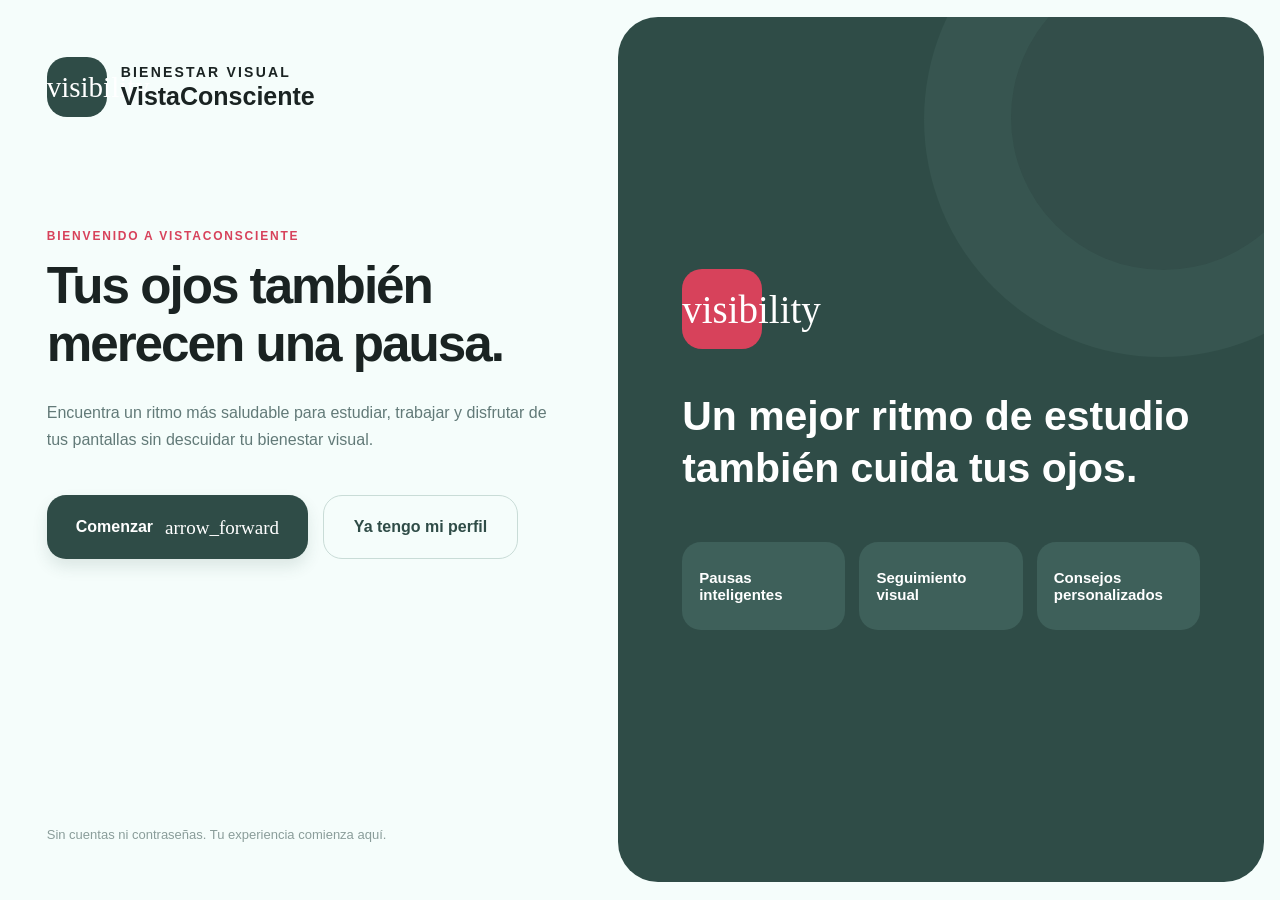
<file: index.html>
<!DOCTYPE html>
<html lang="es">
<head>
    <meta charset="UTF-8">
    <meta name="viewport" content="width=device-width, initial-scale=1.0">
    <meta http-equiv="refresh" content="0; url=bienvenida/bienvenida.html">
    <title>VistaConsciente</title>
</head>
<body>
    <p>Redirigiendo a VistaConsciente...</p>
    <p>Si no ocurre automáticamente, <a href="bienvenida/bienvenida.html">ingresa a la página de bienvenida</a>.</p>
</body>
</html>
</file>
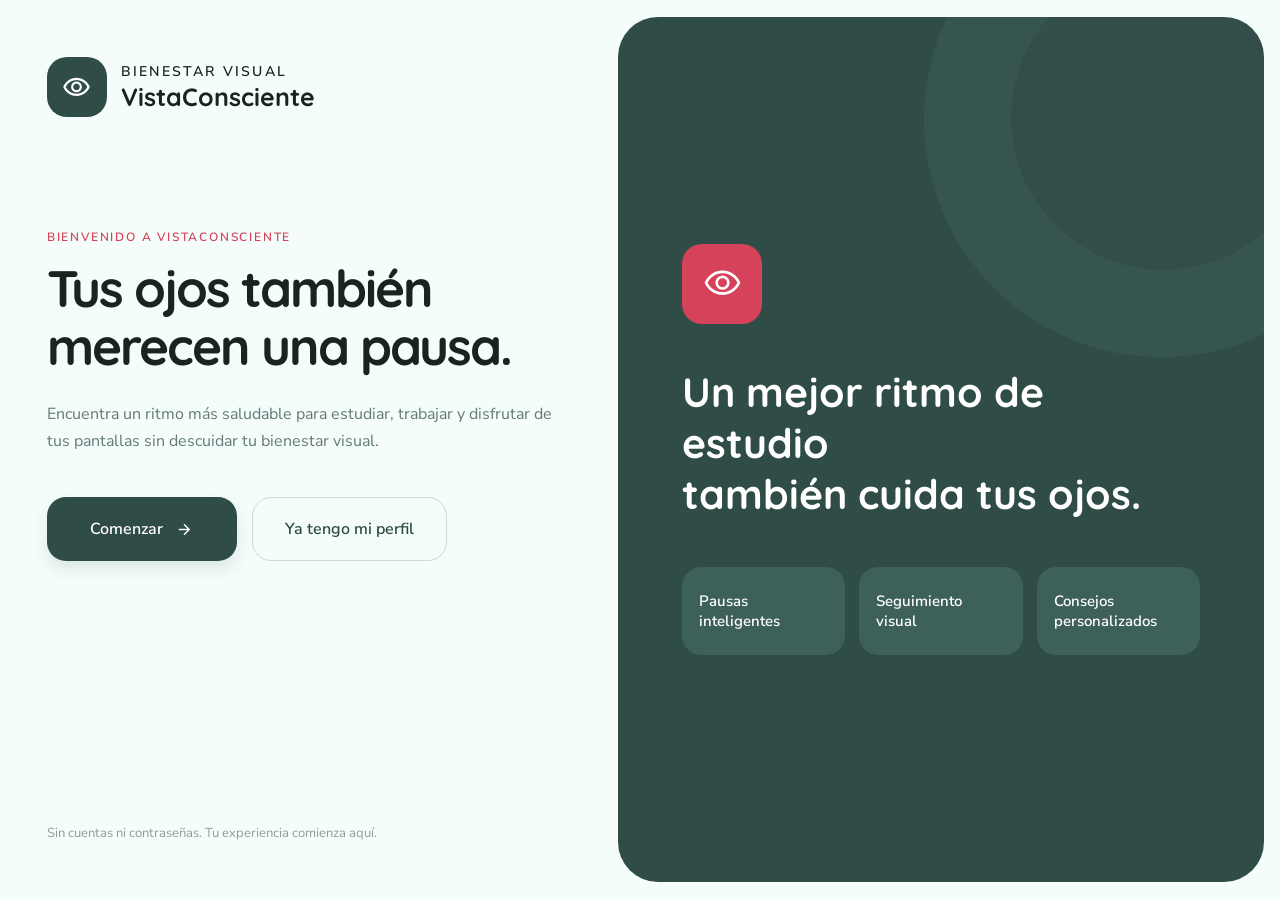
<file: bienvenida/bienvenida.html>
<!DOCTYPE html>
<html lang="es">
<head>
    <meta charset="UTF-8">
    <meta name="viewport" content="width=device-width, initial-scale=1.0">
    <meta name="theme-color" content="#F5FDFB">
    <title>VistaConsciente | Bienvenida</title>

    <!-- Tipografías -->
    <link rel="preconnect" href="https://fonts.googleapis.com">
    <link rel="preconnect" href="https://fonts.gstatic.com" crossorigin>
    <link href="https://fonts.googleapis.com/css2?family=Nunito+Sans:wght@400;600&family=Quicksand:wght@600;700&display=swap" rel="stylesheet">

    <!-- Iconografía -->
    <link href="https://fonts.googleapis.com/css2?family=Material+Symbols+Outlined:opsz,wght,FILL,GRAD@20..48,400,0,0" rel="stylesheet">

    <link rel="stylesheet" href="bienvenida.css">
    <script src="bienvenida.js" defer></script>
</head>
<body>
<main class="aplicacion-bienvenida">

    <!-- PANTALLA 1: PRESENTACIÓN -->
    <section class="pantalla pantalla-bienvenida activa" id="pantalla-bienvenida" aria-label="Bienvenida">
        <div class="contenido-bienvenida">
            <header class="marca">
                <div class="marca-icono"><span class="material-symbols-outlined">visibility</span></div>
                <div class="marca-texto">
                    <span class="marca-subtitulo">BIENESTAR VISUAL</span>
                    <span class="marca-nombre">VistaConsciente</span>
                </div>
            </header>

            <div class="mensaje-bienvenida">
                <p class="texto-etiqueta">BIENVENIDO A VISTACONSCIENTE</p>
                <h1>Tus ojos también <br class="salto-escritorio">merecen una pausa.</h1>
                <p class="descripcion-bienvenida">
                    Encuentra un ritmo más saludable para estudiar, trabajar y disfrutar de tus pantallas sin descuidar tu bienestar visual.
                </p>
                <div class="acciones-bienvenida">
                    <button type="button" class="boton boton-principal" data-ir="pantalla-perfil">
                        Comenzar <span class="material-symbols-outlined">arrow_forward</span>
                    </button>
                    <a href="../inicio/inicio.html" class="boton boton-secundario">Ya tengo mi perfil</a>
                </div>
            </div>
            <p class="nota-bienvenida">Sin cuentas ni contraseñas. Tu experiencia comienza aquí.</p>
        </div>

        <aside class="panel-beneficios">
            <div class="decoracion decoracion-externa"></div>
            <div class="decoracion decoracion-interna"></div>
            <div class="contenido-panel">
                <div class="panel-icono"><span class="material-symbols-outlined">visibility</span></div>
                <h2>Un mejor ritmo de estudio <br class="salto-escritorio">también cuida tus ojos.</h2>
                <div class="lista-beneficios">
                    <div class="beneficio">Pausas inteligentes</div>
                    <div class="beneficio">Seguimiento visual</div>
                    <div class="beneficio">Consejos personalizados</div>
                </div>
            </div>
        </aside>

        <section class="beneficios-movil" aria-label="Beneficios">
            <article class="beneficio-movil">
                <span class="material-symbols-outlined">schedule</span>
                <p>Pausas a tu ritmo</p>
            </article>
            <article class="beneficio-movil">
                <span class="material-symbols-outlined">visibility</span>
                <p>Hábitos saludables</p>
            </article>
            <article class="beneficio-movil">
                <span class="material-symbols-outlined">article</span>
                <p>Seguimiento simple</p>
            </article>
        </section>

        <footer class="acciones-movil">
            <button type="button" class="boton boton-principal boton-comenzar-movil" data-ir="pantalla-perfil">
                Comenzar <span class="material-symbols-outlined">arrow_forward</span>
            </button>
            <a href="../inicio/inicio.html" class="enlace-perfil">Ya tengo mi perfil configurado</a>
            <p>Sin cuentas ni contraseñas. Tu experiencia comienza aquí.</p>
        </footer>
    </section>


    <!-- PANTALLA 2: PERFIL VISUAL -->
    <section class="pantalla pantalla-configuracion" id="pantalla-perfil" aria-label="Configuración del perfil visual" hidden>
        <header class="encabezado-configuracion">
            <div class="marca-configuracion">
                <span class="material-symbols-outlined">visibility</span>
                <span>VistaConsciente</span>
            </div>
            <span class="indicador-paso">Paso 1 de 2</span>
        </header>

        <div class="barra-progreso" role="progressbar" aria-label="Progreso de configuración" aria-valuemin="0" aria-valuemax="100" aria-valuenow="50">
            <div class="progreso progreso-mitad"></div>
        </div>

        <div class="tarjeta-configuracion">
            <div class="introduccion-configuracion">
                <p class="texto-etiqueta">PERFIL VISUAL</p>
                <h1>Conozcamos un poco mejor tu vista</h1>
                <p class="descripcion-configuracion">Esto nos permite adaptar las pausas y recomendaciones a tus necesidades.</p>
            </div>

            <div class="opciones-perfil">
                <div class="tarjeta-opcion tarjeta-lentes">
                    <div class="icono-opcion"><span class="material-symbols-outlined">eyeglasses</span></div>
                    <div class="texto-opcion">
                        <h2>¿Usas lentes?</h2>
                        <p>Incluye lentes de contacto</p>
                    </div>
                    <label class="interruptor" aria-label="¿Usas lentes?">
                        <input type="checkbox" id="usa-lentes">
                        <span class="interruptor-deslizador"></span>
                    </label>
                </div>

                <div class="tarjeta-opcion tarjeta-antecedentes">
                    <h2>Antecedentes visuales</h2>
                    <p class="ayuda-antecedentes">Selecciona todos los que apliquen.</p>
                    <div class="opciones-antecedentes">
                        <label class="opcion-antecedente">
                            <input type="checkbox" name="antecedente" value="miopia" checked>
                            <span>Miopía</span>
                        </label>
                        <label class="opcion-antecedente">
                            <input type="checkbox" name="antecedente" value="astigmatismo">
                            <span>Astigmatismo</span>
                        </label>
                        <label class="opcion-antecedente">
                            <input type="checkbox" name="antecedente" value="hipermetropia">
                            <span>Hipermetropía</span>
                        </label>
                        <label class="opcion-antecedente">
                            <input type="checkbox" name="antecedente" value="ojo-seco">
                            <span>Ojo seco</span>
                        </label>
                        <label class="opcion-antecedente">
                            <input type="checkbox" name="antecedente" value="ninguno">
                            <span>Ninguno</span>
                        </label>
                    </div>
                </div>

                <div class="acciones-configuracion">
                    <button type="button" class="boton-continuar" data-ir="pantalla-descansos">
                        Continuar <span class="material-symbols-outlined">arrow_forward</span>
                    </button>
                </div>
            </div>
        </div>
    </section>


    <!-- PANTALLA 3: PREFERENCIAS DE DESCANSO -->
    <section class="pantalla pantalla-configuracion" id="pantalla-descansos" aria-label="Configuración de descansos" hidden>
        <header class="encabezado-configuracion">
            <div class="marca-configuracion">
                <span class="material-symbols-outlined">visibility</span>
                <span>VistaConsciente</span>
            </div>
            <span class="indicador-paso">Paso 2 de 2</span>
        </header>

        <div class="barra-progreso" role="progressbar" aria-label="Progreso de configuración" aria-valuemin="0" aria-valuemax="100" aria-valuenow="100">
            <div class="progreso progreso-completo"></div>
        </div>

        <div class="tarjeta-configuracion tarjeta-descansos">
            <div class="introduccion-configuracion">
                <p class="texto-etiqueta">TUS DESCANSOS</p>
                <h1>Crea un ritmo que funcione para ti</h1>
                <p class="descripcion-configuracion">Podrás cambiar estas preferencias cuando quieras desde tu perfil.</p>
            </div>

            <div class="opciones-descansos">
                <div class="panel-deslizadores">
                    <div class="control-deslizador">
                        <div class="encabezado-deslizador">
                            <label for="frecuencia-descanso">Descansar cada</label>
                            <button type="button" class="valor-deslizador valor-editable" id="valor-frecuencia" aria-label="Editar minutos entre descansos" title="Presiona para escribir un tiempo personalizado">45 min</button>
                        </div>
                        <input type="range" id="frecuencia-descanso" min="1" max="120" step="1" value="45">
                        <div class="editor-tiempo" id="editor-tiempo" hidden>
                            <label for="tiempo-personalizado">Minutos personalizados</label>
                            <input type="number" id="tiempo-personalizado" min="1" max="120" step="1" inputmode="numeric" placeholder="Ej. 90">
                            <button type="button" id="guardar-tiempo">Guardar</button>
                            <button type="button" id="cancelar-tiempo" class="cancelar-tiempo">Cancelar</button>
                            <small id="error-tiempo" role="alert"></small>
                        </div>
                    </div>

                    <div class="control-deslizador">
                        <div class="encabezado-deslizador">
                            <label for="duracion-descanso">Duración de cada pausa</label>
                            <output class="valor-deslizador" id="valor-duracion" for="duracion-descanso">5 min</output>
                        </div>
                        <input type="range" id="duracion-descanso" min="1" max="60" step="1" value="5">
                    </div>

                    <div class="control-deslizador">
                        <div class="encabezado-deslizador">
                            <label for="meta-diaria">Meta diaria</label>
                            <output class="valor-deslizador" id="valor-meta" for="meta-diaria">5 pausas</output>
                        </div>
                        <input type="range" id="meta-diaria" min="1" max="20" step="1" value="5">
                    </div>
                </div>

                <div class="tarjeta-recomendacion">
                    <h2>Recomendación inicial</h2>
                    <p id="texto-recomendacion">Para estudio prolongado sugerimos una pausa de 5 minutos cada 45 minutos. Tu meta diaria es realizar 5 pausas.</p>
                </div>

                <div class="acciones-descansos">
                    <button type="button" class="boton-atras" data-ir="pantalla-perfil">
                        <span class="material-symbols-outlined">arrow_back</span>
                        Atrás
                    </button>
                    <a href="../inicio/inicio.html" class="boton-continuar boton-finalizar">
                        Comenzar <span class="material-symbols-outlined">check</span>
                    </a>
                </div>
            </div>
        </div>
    </section>

</main>
</body>
</html>
</file>
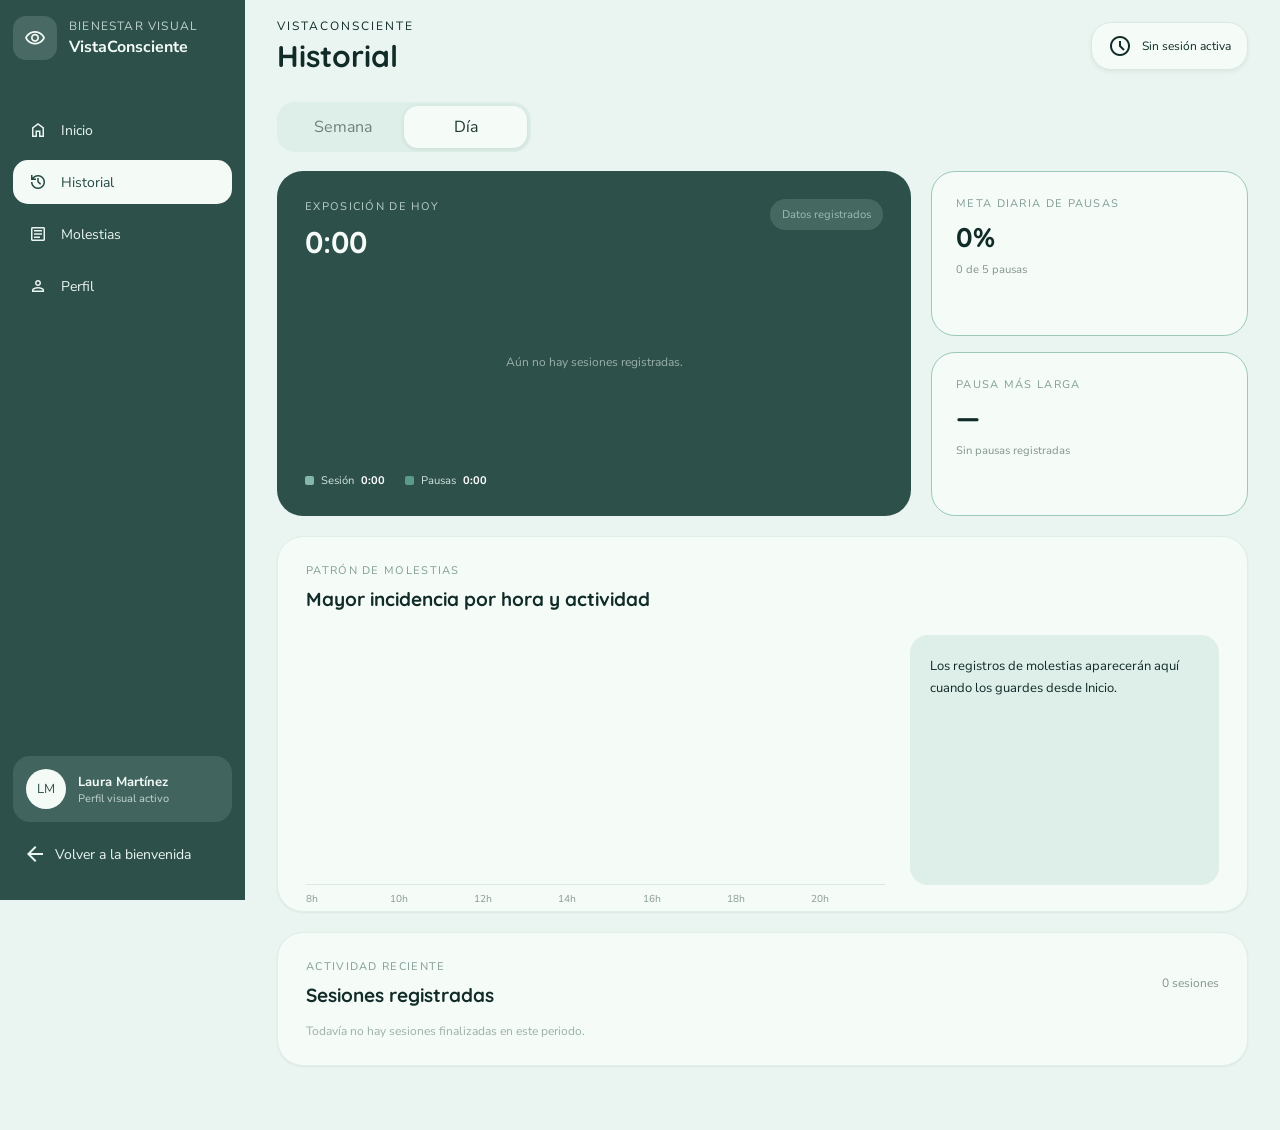
<file: historial/historial.html>
<!DOCTYPE html>
<html lang="es">
<head>
    <meta charset="UTF-8">
    <meta name="viewport" content="width=device-width, initial-scale=1.0">
    <meta name="theme-color" content="#EAF4F0">
    <title>VistaConsciente | Historial</title>
    <link rel="preconnect" href="https://fonts.googleapis.com">
    <link rel="preconnect" href="https://fonts.gstatic.com" crossorigin>
    <link href="https://fonts.googleapis.com/css2?family=Nunito+Sans:wght@400;600;700&family=Quicksand:wght@600;700&display=swap" rel="stylesheet">
    <link href="https://fonts.googleapis.com/css2?family=Material+Symbols+Outlined:opsz,wght,FILL,GRAD@20..48,400,0,0" rel="stylesheet">
    <link rel="stylesheet" href="historial.css">
    <script src="historial.js" defer></script>
</head>
<body>
<div class="panel-aplicacion">
    <aside class="barra-lateral">
        <a class="marca-lateral" href="../inicio/inicio.html"><span class="icono-marca"><span class="material-symbols-outlined">visibility</span></span><span class="texto-marca"><small>BIENESTAR VISUAL</small><strong>VistaConsciente</strong></span></a>
        <nav class="navegacion-lateral" aria-label="Navegación principal">
            <a class="enlace-navegacion" href="../inicio/inicio.html"><span class="material-symbols-outlined">home</span>Inicio</a>
            <a class="enlace-navegacion seleccionado" href="historial.html"><span class="material-symbols-outlined">history</span>Historial</a>
            <a class="enlace-navegacion" href="../molestias/molestias.html"><span class="material-symbols-outlined">article</span>Molestias</a>
            <a class="enlace-navegacion" href="../perfil/perfil.html"><span class="material-symbols-outlined">person</span>Perfil</a>
        </nav>
        <div class="usuario-lateral"><span class="avatar">LM</span><span><strong>Laura Martínez</strong><small>Perfil visual activo</small></span></div>
        <a class="volver-bienvenida" href="../bienvenida/bienvenida.html"><span class="material-symbols-outlined">arrow_back</span>Volver a la bienvenida</a>
    </aside>
    <main class="contenido-principal">
        <header class="encabezado-pagina">
            <div><p class="sobretitulo">VISTACONSCIENTE</p><h1>Historial</h1></div>
            <div class="estado-sesion" id="estado-sesion"><span class="material-symbols-outlined">schedule</span><span id="texto-estado-global">Sin sesión activa</span></div>
            <div class="avatar-movil">LM</div>
        </header>
        <div class="selector-periodo" role="group" aria-label="Periodo del historial">
            <button type="button" data-periodo="semana">Semana</button>
            <button type="button" class="activo" data-periodo="dia">Día</button>
        </div>
        <section class="resumen-historial">
            <article class="grafico-exposicion">
                <div class="grafico-cabecera"><div><p class="etiqueta-clara" id="titulo-exposicion">EXPOSICIÓN DE HOY</p><strong id="total-exposicion">0h 00m</strong></div><span class="comparacion" id="comparacion-exposicion">Datos registrados</span></div>
                <div class="barras-exposicion" id="barras-exposicion"><p class="sin-datos">Aún no hay sesiones registradas.</p></div>
                <div class="leyenda"><span><i class="leyenda-sesion"></i>Sesión <strong id="total-sesion">0 min</strong></span><span><i class="leyenda-pausa"></i>Pausas <strong id="total-pausas">0 min</strong></span></div>
            </article>
            <div class="tarjetas-estadistica">
                <article class="tarjeta-estadistica"><p class="etiqueta" id="etiqueta-estadistica-pausas">PAUSAS REGISTRADAS</p><strong id="porcentaje-meta">0%</strong><small id="detalle-meta">0 pausas</small></article>
                <article class="tarjeta-estadistica"><p class="etiqueta">PAUSA MÁS LARGA</p><strong id="pausa-mas-larga">—</strong><small id="detalle-pausa-larga">Sin pausas registradas</small></article>
            </div>
        </section>
        <section class="patron-molestias">
            <div><p class="etiqueta">PATRÓN DE MOLESTIAS</p><h2>Mayor incidencia por hora y actividad</h2></div>
            <div class="patron-contenido"><div class="barras-molestias" id="barras-molestias"><p class="sin-datos">Aún no hay molestias registradas.</p></div><aside id="resumen-molestias">Los registros de molestias aparecerán aquí cuando los guardes desde Inicio.</aside></div>
        </section>
        <section class="lista-sesiones">
            <div class="cabecera-lista"><div><p class="etiqueta">ACTIVIDAD RECIENTE</p><h2>Sesiones registradas</h2></div><span id="cantidad-sesiones">0 sesiones</span></div>
            <div id="lista-sesiones"><p class="sin-datos">Todavía no hay sesiones finalizadas.</p></div>
        </section>
    </main>
    <nav class="navegacion-inferior" aria-label="Navegación móvil">
        <a href="../inicio/inicio.html"><span class="material-symbols-outlined">home</span><small>Inicio</small></a>
        <a class="seleccionado" href="historial.html"><span class="material-symbols-outlined">history</span><small>Historial</small></a>
        <a href="../molestias/molestias.html"><span class="material-symbols-outlined">article</span><small>Molestias</small></a>
        <a href="../perfil/perfil.html"><span class="material-symbols-outlined">person</span><small>Perfil</small></a>
    </nav>
</div>
</body>
</html>
</file>
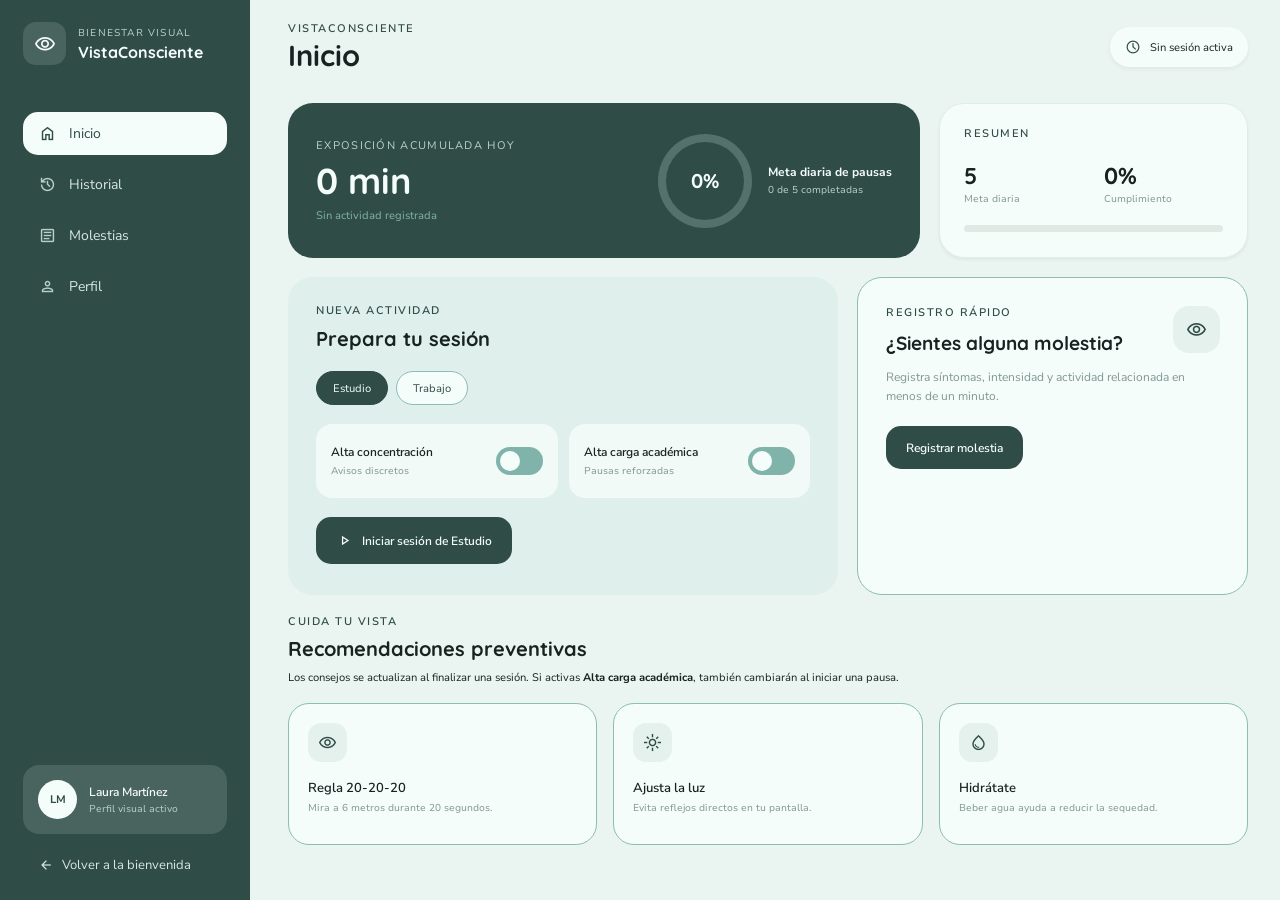
<file: inicio/inicio.html>
<!DOCTYPE html>
<html lang="es">
<head>
    <meta charset="UTF-8">
    <meta name="viewport" content="width=device-width, initial-scale=1.0">
    <meta name="theme-color" content="#EAF4F0">
    <title>VistaConsciente | Inicio</title>
    <link rel="preconnect" href="https://fonts.googleapis.com">
    <link rel="preconnect" href="https://fonts.gstatic.com" crossorigin>
    <link href="https://fonts.googleapis.com/css2?family=Nunito+Sans:wght@400;600&family=Quicksand:wght@600;700&display=swap" rel="stylesheet">
    <link href="https://fonts.googleapis.com/css2?family=Material+Symbols+Outlined:opsz,wght,FILL,GRAD@20..48,400,0,0" rel="stylesheet">
    <link rel="stylesheet" href="inicio.css">
    <script src="inicio.js" defer></script>
</head>
<body>
<div class="panel-aplicacion">

    <!-- MENÚ LATERAL WEB -->
    <aside class="barra-lateral">
        <a class="marca-lateral" href="inicio.html">
            <span class="icono-marca"><span class="material-symbols-outlined">visibility</span></span>
            <span class="texto-marca"><small>BIENESTAR VISUAL</small><strong>VistaConsciente</strong></span>
        </a>

        <nav class="navegacion-lateral" aria-label="Navegación principal">
            <a class="enlace-navegacion seleccionado" href="inicio.html"><span class="material-symbols-outlined">home</span>Inicio</a>
            <a class="enlace-navegacion" href="../historial/historial.html"><span class="material-symbols-outlined">history</span>Historial</a>
            <a class="enlace-navegacion" href="../molestias/molestias.html"><span class="material-symbols-outlined">article</span>Molestias</a>
            <a class="enlace-navegacion" href="../perfil/perfil.html"><span class="material-symbols-outlined">person</span>Perfil</a>
        </nav>

        <div class="usuario-lateral">
            <span class="avatar">LM</span>
            <span><strong>Laura Martínez</strong><small>Perfil visual activo</small></span>
        </div>
        <a class="volver-bienvenida" href="../bienvenida/bienvenida.html">
            <span class="material-symbols-outlined">arrow_back</span>Volver a la bienvenida
        </a>
    </aside>

    <!-- CONTENIDO PRINCIPAL -->
    <main class="contenido-principal">
        <header class="encabezado-pagina">
            <div>
                <p class="sobretitulo">VISTACONSCIENTE</p>
                <h1>Inicio</h1>
            </div>
            <div class="estado-sesion" id="estado-sesion">
                <span class="material-symbols-outlined">schedule</span>
                <span id="texto-estado-global">Sin sesión activa</span>
            </div>
            <div class="avatar-movil" aria-label="Perfil de Laura">LM</div>
        </header>

        <!-- RESUMEN DEL DÍA -->
        <section class="fila-resumen" aria-label="Resumen del día">
            <article class="tarjeta-exposicion">
                <div class="datos-exposicion">
                    <p class="etiqueta-clara">EXPOSICIÓN ACUMULADA HOY</p>
                    <strong class="tiempo-exposicion" id="exposicion-acumulada">0 min</strong>
                    <span class="comparacion">Sin actividad registrada</span>
                </div>
                <div class="meta-circular">
                    <div class="anillo-progreso" id="anillo-progreso"><span id="porcentaje-circular">0%</span></div>
                    <div class="texto-meta"><strong>Meta diaria de pausas</strong><small id="texto-pausas-completadas">0 de 5 completadas</small></div>
                </div>
            </article>

            <article class="tarjeta-resumen">
                <p class="etiqueta">RESUMEN</p>
                <div class="datos-resumen">
                    <div><strong id="numero-meta-pausas">0</strong><small>Meta diaria</small></div>
                    <div><strong id="porcentaje-cumplimiento">0%</strong><small>Cumplimiento</small></div>
                </div>
                <div class="barra-cumplimiento"><span id="barra-progreso-cumplimiento"></span></div>
            </article>
        </section>

        <!-- NUEVA ACTIVIDAD Y REGISTRO RÁPIDO -->
        <section class="fila-actividad">
            <article class="tarjeta-sesion">
                <div id="preparacion-sesion">
                    <p class="etiqueta">NUEVA ACTIVIDAD</p>
                    <h2>Prepara tu sesión</h2>

                    <div class="selector-actividad" role="group" aria-label="Tipo de actividad">
                        <button type="button" class="opcion-actividad activa" data-actividad="Estudio">Estudio</button>
                        <button type="button" class="opcion-actividad" data-actividad="Trabajo">Trabajo</button>
                    </div>

                    <div class="preferencias-sesion">
                        <label class="preferencia">
                            <span><strong>Alta concentración</strong><small id="ayuda-concentracion">Avisos discretos</small></span>
                            <span class="interruptor"><input type="checkbox" id="alta-concentracion"><span class="deslizador"></span></span>
                        </label>
                        <label class="preferencia">
                            <span><strong>Alta carga académica</strong><small id="ayuda-carga">Pausas reforzadas</small></span>
                            <span class="interruptor"><input type="checkbox" id="alta-carga"><span class="deslizador"></span></span>
                        </label>
                    </div>

                    <button type="button" class="boton-iniciar boton-iniciar-preparacion" id="boton-sesion">
                        <span class="material-symbols-outlined">play_arrow</span>
                        <span id="texto-boton-sesion">Iniciar sesión de Estudio</span>
                    </button>
                </div>

                <div class="panel-sesion-activa" id="panel-sesion-activa" hidden>
                    <div class="encabezado-sesion-activa">
                        <div>
                            <p class="etiqueta" id="estado-sesion-texto">ESTUDIO EN CURSO</p>
                            <h2>Mantén un ritmo saludable</h2>
                        </div>
                        <span class="duracion-sesion" id="duracion-sesion">00:00</span>
                    </div>

                    <div class="temporizador-pausa">
                        <span>TIEMPO RESTANTE</span>
                        <strong id="cuenta-pausa">45:00</strong>
                    </div>

                    <div class="controles-sesion">
                        <button type="button" class="boton-control boton-principal-control" id="pausar-sesion">
                            <span class="material-symbols-outlined">pause</span><span>Pausar</span>
                        </button>
                        <button type="button" class="boton-control boton-principal-control" id="reanudar-descanso" hidden>
                            <span class="material-symbols-outlined">play_arrow</span><span>Continuar pausa</span>
                        </button>
                        <button type="button" class="boton-control boton-principal-control boton-iniciar-pausa" id="iniciar-pausa">
                            <span class="material-symbols-outlined">visibility</span><span>Iniciar pausa</span>
                        </button>
                        <button type="button" class="boton-control boton-principal-control" id="accion-fin-descanso" hidden>
                            <span class="material-symbols-outlined">play_arrow</span><span>Continuar sesión</span>
                        </button>
                        <button type="button" class="boton-control" id="finalizar-sesion">
                            <span class="material-symbols-outlined">stop</span><span>Finalizar</span>
                        </button>
                    </div>
                </div>
            </article>

            <article class="tarjeta-registro" id="registro-rapido">
                <div class="icono-registro"><span class="material-symbols-outlined">visibility</span></div>
                <p class="etiqueta">REGISTRO RÁPIDO</p>
                <h2>¿Sientes alguna molestia?</h2>
                <p class="descripcion-registro">Registra síntomas, intensidad y actividad relacionada en menos de un minuto.</p>
                <button type="button" class="boton-registro" id="abrir-modal-molestia">Registrar molestia</button>
            </article>
        </section>

        <!-- RECOMENDACIONES -->
        <section class="seccion-recomendaciones">
            <p class="etiqueta">CUIDA TU VISTA</p>
            <h2>Recomendaciones preventivas</h2>
            <p class="nota-actualizacion-consejos">Los consejos se actualizan al finalizar una sesión. Si activas <strong>Alta carga académica</strong>, también cambiarán al iniciar una pausa.</p>

            <div class="lista-recomendaciones">
                <article class="tarjeta-recomendacion" role="button" tabindex="0" aria-haspopup="dialog" data-recomendacion="20-20-20">
                    <span class="icono-recomendacion material-symbols-outlined">visibility</span>
                    <div><h3>Regla 20-20-20</h3><p>Mira a 6 metros durante 20 segundos.</p></div>
                </article>
                <article class="tarjeta-recomendacion" role="button" tabindex="0" aria-haspopup="dialog" data-recomendacion="luz">
                    <span class="icono-recomendacion material-symbols-outlined">light_mode</span>
                    <div><h3>Ajusta la luz</h3><p>Evita reflejos directos en tu pantalla.</p></div>
                </article>
                <article class="tarjeta-recomendacion" role="button" tabindex="0" aria-haspopup="dialog" data-recomendacion="hidratacion">
                    <span class="icono-recomendacion material-symbols-outlined">water_drop</span>
                    <div><h3>Hidrátate</h3><p>Beber agua ayuda a reducir la sequedad.</p></div>
                </article>
            </div>
        </section>
    </main>




    <!-- MODAL: DETALLE DE RECOMENDACIONES PREVENTIVAS -->
    <div class="fondo-modal" id="modal-recomendacion" aria-hidden="true" hidden>
        <section class="modal-duracion modal-recomendacion" role="dialog" aria-modal="true" aria-labelledby="titulo-modal-recomendacion">
            <button type="button" class="cerrar-modal" id="cerrar-modal-recomendacion" aria-label="Cerrar">×</button>
            <span class="icono-modal-duracion material-symbols-outlined" id="icono-modal-recomendacion">visibility</span>
            <p class="etiqueta">HÁBITO DE BIENESTAR VISUAL</p>
            <h2 id="titulo-modal-recomendacion">Recomendación</h2>
            <p class="descripcion-modal" id="habito-modal-recomendacion"></p>
            <div class="detalle-recomendacion">
                <section>
                    <h3>Molestias relacionadas</h3>
                    <div class="etiquetas-molestias" id="etiquetas-modal-recomendacion"></div>
                </section>
                <section>
                    <h3>Actividad relacionada</h3>
                    <p id="actividad-modal-recomendacion"></p>
                </section>
                <section>
                    <h3>¿Cómo prevenirlas?</h3>
                    <p id="prevencion-modal-recomendacion"></p>
                </section>
            </div>
            <div class="acciones-modal">
                <button type="button" class="boton-confirmar" id="entendido-recomendacion">Entendido</button>
            </div>
        </section>
    </div>

    <!-- MODAL: CONFIGURAR TIEMPO HASTA LA PRÓXIMA PAUSA -->
    <div class="fondo-modal" id="modal-duracion-sesion" aria-hidden="true" hidden>
        <section class="modal-duracion" role="dialog" aria-modal="true" aria-labelledby="titulo-modal-duracion">
            <button type="button" class="cerrar-modal" id="cerrar-modal-duracion" aria-label="Cerrar">×</button>
            <span class="icono-modal-duracion material-symbols-outlined">schedule</span>
            <p class="etiqueta">CONFIGURA TU SESIÓN</p>
            <h2 id="titulo-modal-duracion">¿Cuánto tiempo deseas trabajar?</h2>
            <p class="descripcion-modal">Este será el tiempo de concentración antes de que te avisemos que es momento de descansar.</p>
            <div class="duracion-actual">
                <span>Frecuencia configurada</span>
                <strong id="duracion-guardada">45 min</strong>
            </div>
            <label class="campo-duracion" for="nueva-duracion-sesion">Tiempo hasta la próxima pausa (minutos)</label>
            <input type="number" id="nueva-duracion-sesion" min="1" max="120" step="1" inputmode="numeric">
            <small class="error-modal" id="error-duracion-sesion" role="alert"></small>
            <div class="acciones-modal">
                <button type="button" class="boton-modal-secundario" id="cancelar-modal-duracion">Cancelar</button>
                <button type="button" class="boton-modal-principal" id="confirmar-modal-duracion">Iniciar sesión</button>
            </div>
        </section>
    </div>


    <!-- MODAL: CONFIGURAR DURACIÓN DE LA PAUSA -->
    <div class="fondo-modal" id="modal-duracion-pausa" aria-hidden="true" hidden>
        <section class="modal-duracion" role="dialog" aria-modal="true" aria-labelledby="titulo-modal-duracion-pausa">
            <button type="button" class="cerrar-modal" id="cerrar-modal-duracion-pausa" aria-label="Cerrar">×</button>
            <span class="icono-modal-duracion material-symbols-outlined">self_improvement</span>
            <p class="etiqueta">CONFIGURA TU DESCANSO</p>
            <h2 id="titulo-modal-duracion-pausa">¿Cuánto tiempo deseas descansar?</h2>
            <p class="descripcion-modal">Puedes utilizar la duración configurada en Bienvenida o establecer un tiempo diferente para esta pausa.</p>
            <div class="duracion-actual">
                <span>Duración configurada</span>
                <strong id="duracion-pausa-guardada">5 min</strong>
            </div>
            <label class="campo-duracion" for="nueva-duracion-pausa">Duración de esta pausa (minutos)</label>
            <input type="number" id="nueva-duracion-pausa" min="1" max="60" step="1" inputmode="numeric">
            <small class="error-modal" id="error-duracion-pausa" role="alert"></small>
            <div class="acciones-modal">
                <button type="button" class="boton-modal-secundario" id="cancelar-modal-duracion-pausa">Cancelar</button>
                <button type="button" class="boton-modal-principal" id="confirmar-modal-duracion-pausa">Iniciar pausa</button>
            </div>
        </section>
    </div>


    <!-- MODAL: GUÍA BREVE PARA LA PAUSA -->
    <div class="fondo-modal" id="modal-guia-pausa" aria-hidden="true" hidden>
        <section class="modal-duracion modal-guia-pausa" role="dialog" aria-modal="true" aria-labelledby="titulo-guia-pausa">
            <span class="icono-modal-duracion material-symbols-outlined" id="icono-guia-pausa">visibility</span>
            <p class="etiqueta" id="etiqueta-guia-pausa">GUÍA DE DESCANSO · MODO ESTUDIO</p>
            <h2 id="titulo-guia-pausa">Regla 20-20-20</h2>
            <p class="descripcion-modal" id="descripcion-guia-pausa">Dale un descanso a tu enfoque visual.</p>
            <ol class="pasos-guia-pausa" id="pasos-guia-pausa"></ol>
            <div class="acciones-modal">
                <button type="button" class="boton-modal-principal" id="continuar-guia-pausa">Continuar</button>
            </div>
        </section>
    </div>

    <!-- MODAL: CONFIRMAR FINALIZACIÓN DE SESIÓN -->
    <div class="fondo-modal" id="modal-confirmar-finalizacion" aria-hidden="true" hidden>
        <section class="modal-duracion modal-confirmacion" role="dialog" aria-modal="true" aria-labelledby="titulo-confirmar-finalizacion">
            <button type="button" class="cerrar-modal" id="cerrar-modal-finalizacion" aria-label="Cerrar">×</button>
            <span class="icono-modal-duracion material-symbols-outlined">flag</span>
            <p class="etiqueta">FINALIZAR SESIÓN</p>
            <h2 id="titulo-confirmar-finalizacion">¿Deseas finalizar esta sesión?</h2>
            <p class="descripcion-modal">Se cerrará la sesión actual y se reiniciará el temporizador. Esta acción no se puede deshacer.</p>
            <div class="acciones-modal">
                <button type="button" class="boton-modal-secundario" id="cancelar-finalizacion">Seguir sesión</button>
                <button type="button" class="boton-modal-principal" id="confirmar-finalizacion">Finalizar sesión</button>
            </div>
        </section>
    </div>


    <!-- MODAL: REGISTRAR MOLESTIA -->
    <div class="fondo-modal fondo-modal-molestia" id="modal-registrar-molestia" aria-hidden="true" hidden>
        <section class="modal-molestia" role="dialog" aria-modal="true" aria-labelledby="titulo-modal-molestia">
            <p class="marca-modal-molestia">VISTACONSCIENTE</p>
            <h2 id="titulo-modal-molestia">¿Cómo están tus ojos?</h2>
            <p class="subtitulo-modal-molestia">SELECCIONA TUS MOLESTIAS</p>
            <div class="opciones-molestia" id="opciones-molestia" role="group" aria-label="Molestias">
                <button type="button" class="opcion-molestia" aria-pressed="false">Ardor</button>
                <button type="button" class="opcion-molestia" aria-pressed="false">Sequedad</button>
                <button type="button" class="opcion-molestia" aria-pressed="false">Fatiga</button>
                <button type="button" class="opcion-molestia" aria-pressed="false">Visión borrosa</button>
                <button type="button" class="opcion-molestia" aria-pressed="false">Dolor de cabeza</button>
            </div>
            <div class="intensidad-molestia">
                <div class="encabezado-intensidad"><label for="intensidad-molestia">Intensidad de molestia</label><output id="valor-intensidad-molestia" for="intensidad-molestia">3 / 10</output></div>
                <input type="range" id="intensidad-molestia" min="1" max="10" value="3" step="1">
                <p>Se vinculará automáticamente con <strong id="actividad-molestia">Estudio</strong> y la hora actual.</p>
            </div>
            <small class="error-molestia" id="error-molestia" role="alert"></small>
            <div class="acciones-modal-molestia">
                <button type="button" class="boton-cancelar-molestia" id="cancelar-modal-molestia">Cancelar</button>
                <button type="button" class="boton-guardar-molestia" id="guardar-modal-molestia" disabled>Guardar registro</button>
            </div>
        </section>
    </div>

    <!-- NAVEGACIÓN INFERIOR MÓVIL -->
    <nav class="navegacion-inferior" aria-label="Navegación móvil">
        <a class="seleccionado" href="inicio.html"><span class="material-symbols-outlined">home</span><small>Inicio</small></a>
        <a href="../historial/historial.html"><span class="material-symbols-outlined">history</span><small>Historial</small></a>
        <a href="../molestias/molestias.html"><span class="material-symbols-outlined">article</span><small>Molestias</small></a>
        <a href="../perfil/perfil.html"><span class="material-symbols-outlined">person</span><small>Perfil</small></a>
    </nav>
</div>
</body>
</html>
</file>
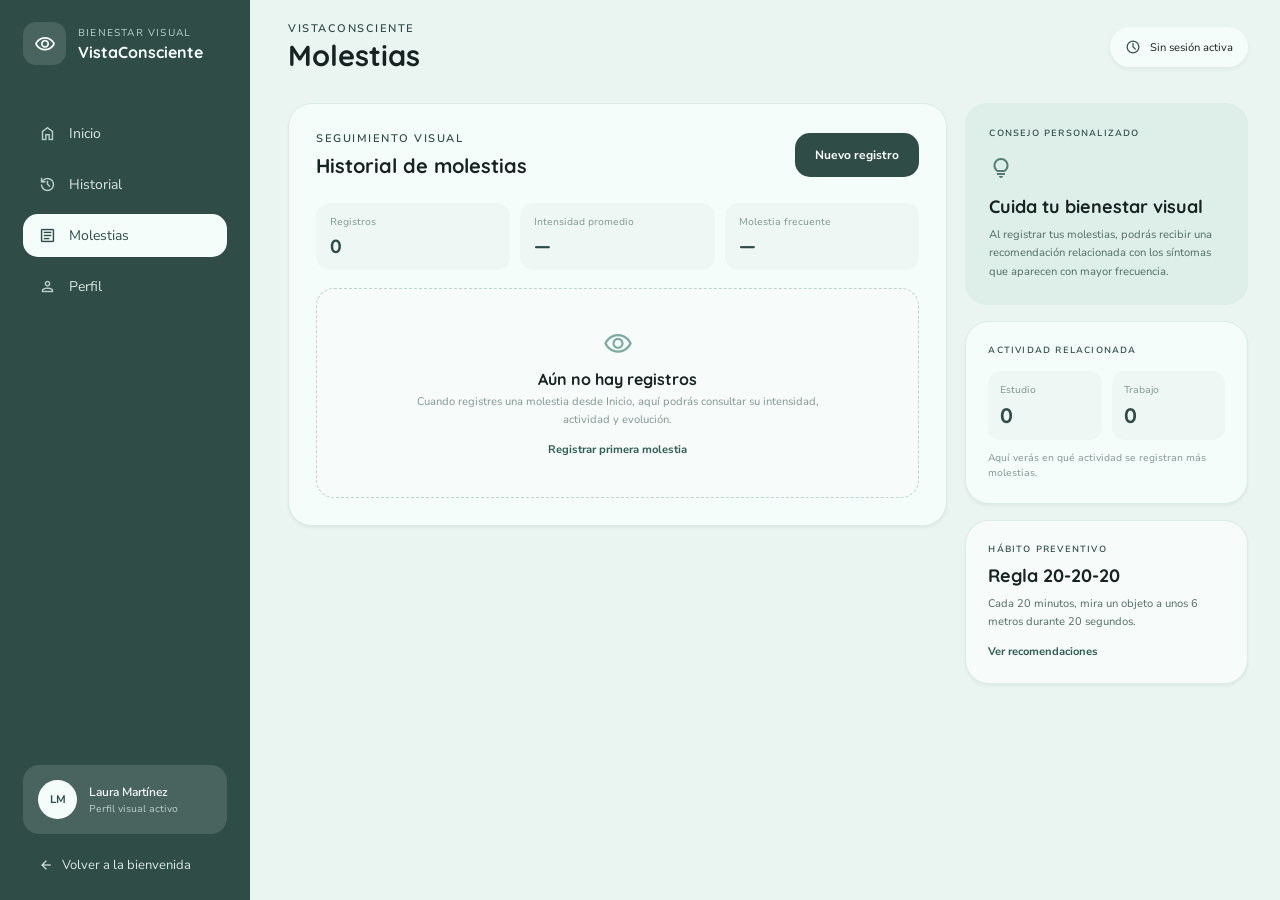
<file: molestias/molestias.html>
<!DOCTYPE html>
<html lang="es">
<head>
    <meta charset="UTF-8">
    <meta name="viewport" content="width=device-width, initial-scale=1.0">
    <meta name="theme-color" content="#EAF4F0">
    <title>VistaConsciente | Molestias</title>
    <link rel="preconnect" href="https://fonts.googleapis.com">
    <link rel="preconnect" href="https://fonts.gstatic.com" crossorigin>
    <link href="https://fonts.googleapis.com/css2?family=Nunito+Sans:wght@400;600;700&family=Quicksand:wght@600;700&display=swap" rel="stylesheet">
    <link href="https://fonts.googleapis.com/css2?family=Material+Symbols+Outlined:opsz,wght,FILL,GRAD@20..48,400,0,0" rel="stylesheet">
    <link rel="stylesheet" href="../inicio/inicio.css">
    <link rel="stylesheet" href="molestias.css">
    <script src="molestias.js" defer></script>
</head>
<body>
<div class="panel-aplicacion">
    <aside class="barra-lateral">
        <a class="marca-lateral" href="../inicio/inicio.html">
            <span class="icono-marca"><span class="material-symbols-outlined">visibility</span></span>
            <span class="texto-marca"><small>BIENESTAR VISUAL</small><strong>VistaConsciente</strong></span>
        </a>
        <nav class="navegacion-lateral" aria-label="Navegación principal">
            <a class="enlace-navegacion" href="../inicio/inicio.html"><span class="material-symbols-outlined">home</span>Inicio</a>
            <a class="enlace-navegacion" href="../historial/historial.html"><span class="material-symbols-outlined">history</span>Historial</a>
            <a class="enlace-navegacion seleccionado" href="molestias.html"><span class="material-symbols-outlined">article</span>Molestias</a>
            <a class="enlace-navegacion" href="../perfil/perfil.html"><span class="material-symbols-outlined">person</span>Perfil</a>
        </nav>
        <div class="usuario-lateral">
            <span class="avatar">LM</span>
            <span><strong>Laura Martínez</strong><small>Perfil visual activo</small></span>
        </div>
        <a class="volver-bienvenida" href="../bienvenida/bienvenida.html"><span class="material-symbols-outlined">arrow_back</span>Volver a la bienvenida</a>
    </aside>

    <main class="contenido-principal contenido-molestias">
        <header class="encabezado-pagina">
            <div><p class="sobretitulo">VISTACONSCIENTE</p><h1>Molestias</h1></div>
            <div class="estado-sesion" id="estado-sesion">
                <span class="material-symbols-outlined">schedule</span>
                <span id="texto-estado-global">Sin sesión activa</span>
            </div>
            <div class="avatar-movil" aria-label="Perfil de Laura">LM</div>
        </header>

        <section class="molestias-layout">
            <article class="panel-registros-molestias">
                <div class="encabezado-panel-molestias">
                    <div><p class="etiqueta">SEGUIMIENTO VISUAL</p><h2>Historial de molestias</h2></div>
                    <a class="boton-nuevo-registro" href="#" data-abrir-registro>Nuevo registro</a>
                </div>
                <div class="resumen-indicadores">
                    <div><span>Registros</span><strong id="total-registros">0</strong></div>
                    <div><span>Intensidad promedio</span><strong id="intensidad-promedio">—</strong></div>
                    <div><span>Molestia frecuente</span><strong id="molestia-frecuente">—</strong></div>
                </div>
                <div class="lista-registros-molestias" id="lista-registros-molestias">
                    <div class="estado-vacio"><span class="material-symbols-outlined">visibility</span><h3>Aún no hay registros</h3><p>Cuando registres una molestia desde Inicio, aquí podrás consultar su intensidad, actividad y evolución.</p><a href="#" data-abrir-registro>Registrar primera molestia</a></div>
                </div>
            </article>

            <aside class="columna-insights-molestias">
                <article class="consejo-personalizado-molestias">
                    <p class="etiqueta">CONSEJO PERSONALIZADO</p>
                    <span class="material-symbols-outlined icono-consejo">lightbulb</span>
                    <h2 id="titulo-consejo-molestia">Cuida tu bienestar visual</h2>
                    <p id="texto-consejo-molestia">Al registrar tus molestias, podrás recibir una recomendación relacionada con los síntomas que aparecen con mayor frecuencia.</p>
                </article>
                <article class="tarjeta-actividad-molestias">
                    <p class="etiqueta">ACTIVIDAD RELACIONADA</p>
                    <div class="actividad-resumen">
                        <div><span>Estudio</span><strong id="total-estudio">0</strong></div>
                        <div><span>Trabajo</span><strong id="total-trabajo">0</strong></div>
                    </div>
                    <p class="nota-actividad" id="nota-actividad">Aquí verás en qué actividad se registran más molestias.</p>
                </article>
                <article class="tarjeta-prevencion-molestias">
                    <p class="etiqueta">HÁBITO PREVENTIVO</p>
                    <h2 id="titulo-habito">Regla 20-20-20</h2>
                    <p id="texto-habito">Cada 20 minutos, mira un objeto a unos 6 metros durante 20 segundos.</p>
                    <a href="../inicio/inicio.html">Ver recomendaciones</a>
                </article>
            </aside>
        </section>
    </main>

    <nav class="navegacion-inferior" aria-label="Navegación móvil">
        <a href="../inicio/inicio.html"><span class="material-symbols-outlined">home</span><small>Inicio</small></a>
        <a href="../historial/historial.html"><span class="material-symbols-outlined">history</span><small>Historial</small></a>
        <a class="seleccionado" href="molestias.html"><span class="material-symbols-outlined">article</span><small>Molestias</small></a>
        <a href="../perfil/perfil.html"><span class="material-symbols-outlined">person</span><small>Perfil</small></a>
    </nav>
</div>


    <div class="fondo-modal fondo-modal-molestia" id="modal-registrar-molestia" aria-hidden="true" hidden>
        <section class="modal-molestia" role="dialog" aria-modal="true" aria-labelledby="titulo-modal-molestia">
            <p class="marca-modal-molestia">VISTACONSCIENTE</p>
            <h2 id="titulo-modal-molestia">¿Cómo están tus ojos?</h2>
            <p class="subtitulo-modal-molestia">SELECCIONA TUS MOLESTIAS</p>
            <div class="opciones-molestia" id="opciones-molestia" role="group" aria-label="Molestias">
                <button type="button" class="opcion-molestia" aria-pressed="false">Ardor</button>
                <button type="button" class="opcion-molestia" aria-pressed="false">Sequedad</button>
                <button type="button" class="opcion-molestia" aria-pressed="false">Fatiga</button>
                <button type="button" class="opcion-molestia" aria-pressed="false">Visión borrosa</button>
                <button type="button" class="opcion-molestia" aria-pressed="false">Dolor de cabeza</button>
            </div>
            <div class="intensidad-molestia">
                <div class="encabezado-intensidad"><label for="intensidad-molestia">Intensidad de molestia</label><output id="valor-intensidad-molestia" for="intensidad-molestia">3 / 10</output></div>
                <input type="range" id="intensidad-molestia" min="1" max="10" value="3" step="1">
                <p>Se vinculará automáticamente con <strong id="actividad-molestia">Estudio</strong> y la hora actual.</p>
            </div>
            <small class="error-molestia" id="error-molestia" role="alert"></small>
            <div class="acciones-modal-molestia">
                <button type="button" class="boton-cancelar-molestia" id="cancelar-modal-molestia">Cancelar</button>
                <button type="button" class="boton-guardar-molestia" id="guardar-modal-molestia" disabled>Guardar registro</button>
            </div>
        </section>
    </div>

</body>
</html>
</file>
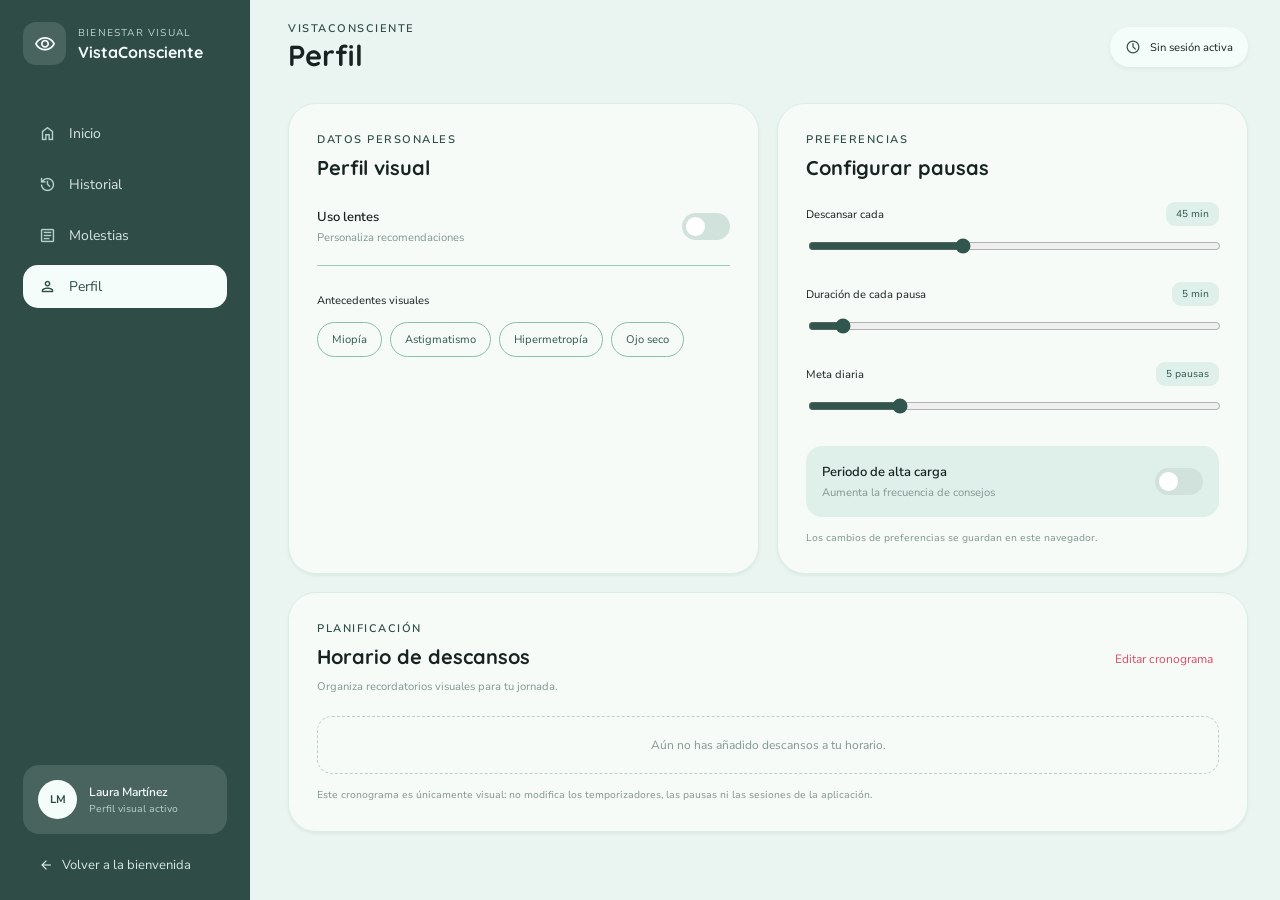
<file: perfil/perfil.html>
<!DOCTYPE html>
<html lang="es">
<head>
<meta charset="UTF-8">
<meta name="viewport" content="width=device-width, initial-scale=1.0">
<meta name="theme-color" content="#EAF4F0">
<title>VistaConsciente | Perfil</title>
<link rel="preconnect" href="https://fonts.googleapis.com">
<link rel="preconnect" href="https://fonts.gstatic.com" crossorigin>
<link href="https://fonts.googleapis.com/css2?family=Nunito+Sans:wght@400;600;700&family=Quicksand:wght@600;700&display=swap" rel="stylesheet">
<link href="https://fonts.googleapis.com/css2?family=Material+Symbols+Outlined:opsz,wght,FILL,GRAD@20..48,400,0,0" rel="stylesheet">
<link rel="stylesheet" href="../inicio/inicio.css">
<link rel="stylesheet" href="perfil.css">
<script src="perfil.js" defer></script>
</head>
<body>
<div class="panel-aplicacion">
<aside class="barra-lateral">
<a class="marca-lateral" href="../inicio/inicio.html"><span class="icono-marca"><span class="material-symbols-outlined">visibility</span></span><span class="texto-marca"><small>BIENESTAR VISUAL</small><strong>VistaConsciente</strong></span></a>
<nav class="navegacion-lateral" aria-label="Navegación principal">
<a class="enlace-navegacion" href="../inicio/inicio.html"><span class="material-symbols-outlined">home</span>Inicio</a>
<a class="enlace-navegacion" href="../historial/historial.html"><span class="material-symbols-outlined">history</span>Historial</a>
<a class="enlace-navegacion" href="../molestias/molestias.html"><span class="material-symbols-outlined">article</span>Molestias</a>
<a class="enlace-navegacion seleccionado" href="perfil.html"><span class="material-symbols-outlined">person</span>Perfil</a>
</nav>
<div class="usuario-lateral"><span class="avatar">LM</span><span><strong>Laura Martínez</strong><small>Perfil visual activo</small></span></div>
<a class="volver-bienvenida" href="../bienvenida/bienvenida.html"><span class="material-symbols-outlined">arrow_back</span>Volver a la bienvenida</a>
</aside>
<main class="contenido-principal contenido-perfil">
<header class="encabezado-pagina">
<div><p class="sobretitulo">VISTACONSCIENTE</p><h1>Perfil</h1></div>
<div class="estado-sesion" id="estado-sesion-perfil"><span class="material-symbols-outlined">schedule</span><span id="texto-estado-perfil">Sin sesión activa</span></div>
<div class="avatar-movil">LM</div>
</header>
<section class="perfil-grid">
<article class="panel-perfil">
<p class="etiqueta">DATOS PERSONALES</p><h2>Perfil visual</h2>
<div class="fila-preferencia"><div><strong>Uso lentes</strong><small>Personaliza recomendaciones</small></div><label class="switch-perfil"><input type="checkbox" id="usa-lentes"><span></span></label></div>
<div class="antecedentes-perfil"><span>Antecedentes visuales</span>
<div class="opciones-antecedentes">
<button type="button" data-antecedente="Miopía">Miopía</button><button type="button" data-antecedente="Astigmatismo">Astigmatismo</button><button type="button" data-antecedente="Hipermetropía">Hipermetropía</button><button type="button" data-antecedente="Ojo seco">Ojo seco</button>
</div></div>
</article>
<article class="panel-perfil">
<p class="etiqueta">PREFERENCIAS</p><h2>Configurar pausas</h2>
<div class="control-perfil"><div><label for="frecuencia-perfil">Descansar cada</label><output id="valor-frecuencia">45 min</output></div><input type="range" id="frecuencia-perfil" min="1" max="120" value="45"></div>
<div class="control-perfil"><div><label for="duracion-perfil">Duración de cada pausa</label><output id="valor-duracion">5 min</output></div><input type="range" id="duracion-perfil" min="1" max="60" value="5"></div>
<div class="control-perfil"><div><label for="meta-perfil">Meta diaria</label><output id="valor-meta">5 pausas</output></div><input type="range" id="meta-perfil" min="1" max="20" value="5"></div>
<div class="fila-preferencia carga-perfil"><div><strong>Periodo de alta carga</strong><small>Aumenta la frecuencia de consejos</small></div><label class="switch-perfil"><input type="checkbox" id="alta-carga-perfil"><span></span></label></div>
<p class="aviso-configuracion" id="aviso-configuracion" aria-live="polite">Los cambios de preferencias se guardan en este navegador.</p>
</article>
</section>
<section class="panel-cronograma">
<div class="cabecera-cronograma"><div><p class="etiqueta">PLANIFICACIÓN</p><h2>Horario de descansos</h2><small>Organiza recordatorios visuales para tu jornada.</small></div><button type="button" id="editar-cronograma">Editar cronograma</button></div>
<div id="lista-cronograma" class="lista-cronograma"><p class="cronograma-vacio">Aún no has añadido descansos a tu horario.</p></div>
<p class="nota-cronograma">Este cronograma es únicamente visual: no modifica los temporizadores, las pausas ni las sesiones de la aplicación.</p>
</section>
<a class="volver-bienvenida-movil" href="../bienvenida/bienvenida.html"><span class="material-symbols-outlined">arrow_back</span>Volver a la bienvenida</a>
</main>
<nav class="navegacion-inferior" aria-label="Navegación móvil">
<a href="../inicio/inicio.html"><span class="material-symbols-outlined">home</span><small>Inicio</small></a>
<a href="../historial/historial.html"><span class="material-symbols-outlined">history</span><small>Historial</small></a>
<a href="../molestias/molestias.html"><span class="material-symbols-outlined">article</span><small>Molestias</small></a>
<a class="seleccionado" href="perfil.html"><span class="material-symbols-outlined">person</span><small>Perfil</small></a>
</nav>
</div>
<div class="fondo-modal" id="modal-cronograma" hidden aria-hidden="true">
<section class="modal-cronograma" role="dialog" aria-modal="true" aria-labelledby="titulo-cronograma">
<button type="button" class="cerrar-cronograma" id="cerrar-cronograma" aria-label="Cerrar">×</button>
<p class="etiqueta">PLANIFICACIÓN PERSONAL</p><h2 id="titulo-cronograma">Editar cronograma</h2>
<p class="descripcion-cronograma">Añade hasta 6 descansos. Elige la hora y el tipo de descanso que deseas mostrar en tu horario.</p>
<div id="editor-descansos" class="editor-descansos"></div>
<div class="acciones-cronograma"><button type="button" id="anadir-descanso">Añadir descanso</button><button type="button" id="guardar-cronograma">Guardar horario</button></div>
<p class="nota-cronograma">Pausa visual: 30 minutos · Descanso largo: 1 hora. Estos tiempos son etiquetas del horario y no activan descansos reales.</p>
</section>
</div>
</body></html>
</file>
<file: bienvenida/bienvenida.css>
/* ================================================
   VISTACONSCIENTE - BIENVENIDA
   Dos diseños: escritorio y móvil
================================================ */

/* 1. COLORES, TIPOGRAFÍAS Y REGLAS GENERALES */

:root {
    --fondo: #F5FDFB;
    --fondo-pantalla: #EAF4F0;
    --texto: #1A2322;
    --verde: #5C998F;
    --verde-claro: #80B3AA;
    --verde-oscuro: #2F4C47;
    --coral: #D7425B;
    --blanco: #FFFFFF;
    --gris: #718985;
    --titulos: "Quicksand", sans-serif;
    --textos: "Nunito Sans", sans-serif;
}

* { box-sizing: border-box; }

html { min-height: 100%; scroll-behavior: smooth; }

body {
    min-width: 320px;
    min-height: 100vh;
    margin: 0;
    color: var(--texto);
    background: var(--fondo);
    font-family: var(--textos);
    font-size: 16px;
}

button, input { font: inherit; }
button { cursor: pointer; }
[hidden] { display: none !important; }

.aplicacion-bienvenida, .pantalla { width: 100%; min-height: 100vh; }

/* 2. PRESENTACIÓN WEB */

.pantalla { display: none; }
.pantalla.activa { display: block; }
.pantalla-bienvenida.activa {
    display: grid;
    grid-template-columns: minmax(0, .88fr) minmax(0, 1.12fr);
    gap: clamp(36px, 5vw, 78px);
    padding: 17px 16px 18px 3.65vw;
    overflow: hidden;
}

.contenido-bienvenida {
    min-width: 0;
    min-height: calc(100vh - 35px);
    display: flex;
    flex-direction: column;
    align-items: flex-start;
    padding: 40px 0;
}

/* 3. MARCA Y LOGOTIPO */

.marca, .marca-configuracion {
    display: flex;
    align-items: center;
    gap: 14px;
}

.marca-icono {
    width: 60px;
    height: 60px;
    flex: 0 0 60px;
    display: grid;
    place-items: center;
    color: var(--blanco);
    background: var(--verde-oscuro);
    border-radius: 20px;
}

.marca-icono .material-symbols-outlined { font-size: 29px; }

.marca-texto { display: flex; flex-direction: column; gap: 1px; }
.marca-subtitulo { font-size: 14px; letter-spacing: 2.2px; font-weight: 600; }
.marca-nombre { font: 700 25px/1.2 var(--titulos); }

/* 4. MENSAJE DE BIENVENIDA */

.mensaje-bienvenida {
    width: 100%;
    max-width: 590px;
    margin-top: clamp(76px, 12.8vh, 112px);
}

.texto-etiqueta {
    margin: 0 0 14px;
    color: var(--coral);
    font-size: 12px;
    letter-spacing: 1.8px;
    font-weight: 600;
}

.mensaje-bienvenida h1 {
    margin: 0;
    font: 700 clamp(42px, 4vw, 57px)/1.14 var(--titulos);
    letter-spacing: -2px;
}

.descripcion-bienvenida {
    max-width: 535px;
    margin: 25px 0 0;
    color: #627A78;
    font-size: 16px;
    line-height: 1.7;
}

.acciones-bienvenida { display: flex; flex-wrap: wrap; gap: 15px; margin-top: 42px; }

.boton {
    min-height: 64px;
    padding: 0 28px;
    display: inline-flex;
    align-items: center;
    justify-content: center;
    gap: 12px;
    border: 1px solid transparent;
    border-radius: 19px;
    font-weight: 600;
}

.boton-principal {
    min-width: 190px;
    color: var(--blanco);
    background: var(--verde-oscuro);
    box-shadow: 0 8px 15px #2f4c4720;
}

.boton-secundario {
    min-width: 195px;
    color: var(--verde-oscuro);
    background: transparent;
    border-color: #C9DCD7;
}

.boton .material-symbols-outlined { font-size: 19px; }
.nota-bienvenida { margin: auto 0 0; color: #8A9D9A; font-size: 13px; }

/* 5. PANEL DE BENEFICIOS WEB */

.panel-beneficios {
    position: relative;
    min-width: 0;
    min-height: calc(100vh - 35px);
    display: flex;
    align-items: center;
    overflow: hidden;
    background: var(--verde-oscuro);
    border-radius: 40px;
}

.decoracion { position: absolute; pointer-events: none; border-radius: 50%; }
.decoracion-externa {
    width: 475px; height: 475px; top: -135px; right: -135px;
    background: #80B3AA17;
}
.decoracion-interna {
    width: 305px; height: 305px; top: -52px; right: -52px;
    background: #1A232221;
}

.contenido-panel { position: relative; z-index: 1; width: 100%; padding: 0 clamp(42px, 5vw, 70px); }
.panel-icono {
    width: 80px; height: 80px; margin-bottom: 42px;
    display: grid; place-items: center;
    color: var(--blanco); background: var(--coral); border-radius: 20px;
}
.panel-icono .material-symbols-outlined { font-size: 39px; }
.contenido-panel h2 {
    max-width: 680px; margin: 0; color: var(--blanco);
    font: 700 clamp(34px, 3.2vw, 45px)/1.25 var(--titulos);
}
.lista-beneficios {
    display: grid; grid-template-columns: repeat(3, minmax(0, 1fr));
    gap: 14px; margin-top: 48px;
}
.beneficio {
    min-height: 88px; padding: 17px;
    display: flex; align-items: center;
    color: var(--blanco); background: #80B3AA30;
    border-radius: 19px; font-size: 15px; font-weight: 600;
}

/* 6. ELEMENTOS EXCLUSIVOS DE MÓVIL */

.beneficios-movil, .acciones-movil { display: none; }

/* 7. PANTALLAS DE CONFIGURACIÓN WEB */

.pantalla-configuracion {
    padding: 30px 32px;
    background: var(--fondo-pantalla);
}

.encabezado-configuracion {
    width: 100%; max-width: 1152px; margin: 0 auto;
    display: flex; align-items: center; justify-content: space-between;
}

.marca-configuracion { gap: 10px; }
.marca-configuracion > .material-symbols-outlined { font-size: 25px; color: var(--verde-oscuro); }
.marca-configuracion > span:last-child { font: 700 19px var(--titulos); }
.indicador-paso { color: var(--gris); font-size: 13px; }

.barra-progreso {
    width: 100%; max-width: 1152px; height: 6px;
    margin: 24px auto 0; overflow: hidden;
    background: #DDECE6; border-radius: 20px;
}
.progreso { height: 100%; background: var(--verde-oscuro); border-radius: 20px; }
.progreso-mitad { width: 50%; }
.progreso-completo { width: 100%; }

.tarjeta-configuracion {
    width: 100%; max-width: 1152px; margin: 40px auto 0; padding: 40px;
    display: grid; grid-template-columns: .85fr 1.15fr; gap: 45px;
    background: var(--fondo); border-radius: 30px;
    box-shadow: 0 14px 22px #2f4c471f;
}

.introduccion-configuracion h1 {
    max-width: 410px; margin: 0;
    font: 700 30px/1.25 var(--titulos);
}
.descripcion-configuracion {
    max-width: 420px; margin: 16px 0 0;
    color: var(--gris); font-size: 14px; line-height: 1.6;
}

.opciones-perfil, .opciones-descansos { min-width: 0; display: flex; flex-direction: column; gap: 19px; }
.tarjeta-opcion {
    width: 100%; padding: 20px;
    border: 1px solid var(--verde-claro); border-radius: 17px;
}

/* 8. PERFIL VISUAL: LENTES Y ANTECEDENTES */

.tarjeta-lentes { min-height: 87px; display: flex; align-items: center; gap: 12px; }
.icono-opcion {
    width: 35px; height: 35px; flex: 0 0 35px;
    display: grid; place-items: center; color: var(--verde-oscuro);
    background: #E5F1EC; border-radius: 11px;
}
.icono-opcion .material-symbols-outlined { font-size: 19px; }
.texto-opcion { flex: 1; min-width: 0; }
.texto-opcion h2, .tarjeta-antecedentes h2 {
    margin: 0; font-size: 14px; font-weight: 600;
}
.texto-opcion p { margin: 5px 0 0; color: #819490; font-size: 12px; }

/* Interruptor */

.interruptor { position: relative; width: 48px; height: 28px; flex: 0 0 48px; cursor: pointer; }
.interruptor input { position: absolute; width: 1px; height: 1px; opacity: 0; }
.interruptor-deslizador {
    position: absolute; inset: 0; background: #C8D9D4;
    border-radius: 30px; transition: .2s;
}
.interruptor-deslizador::before {
    content: ""; position: absolute; width: 20px; height: 20px;
    left: 4px; top: 4px; background: var(--blanco);
    border-radius: 50%; transition: .2s;
}
.interruptor input:checked + .interruptor-deslizador { background: var(--verde); }
.interruptor input:checked + .interruptor-deslizador::before { transform: translateX(20px); }
.interruptor input:focus-visible + .interruptor-deslizador { outline: 2px solid var(--verde-oscuro); outline-offset: 3px; }

/* Opciones seleccionables */

.ayuda-antecedentes { margin: 6px 0 14px; color: var(--gris); font-size: 11px; }
.opciones-antecedentes { display: flex; flex-wrap: wrap; gap: 8px; }
.opcion-antecedente { position: relative; cursor: pointer; }
.opcion-antecedente input { position: absolute; width: 1px; height: 1px; opacity: 0; }
.opcion-antecedente span {
    min-height: 34px; padding: 0 15px;
    display: flex; align-items: center; justify-content: center;
    color: var(--texto); background: transparent;
    border: 1px solid var(--verde-claro); border-radius: 30px;
    font-size: 12px; transition: .2s;
}
.opcion-antecedente input:checked + span {
    color: var(--blanco); background: var(--verde-oscuro);
    border-color: var(--verde-oscuro); font-weight: 600;
}
.opcion-antecedente input:focus-visible + span { outline: 2px solid var(--verde); outline-offset: 3px; }

/* 9. BOTONES DE NAVEGACIÓN */

.acciones-configuracion { display: flex; justify-content: flex-end; }
.boton-continuar, .boton-atras {
    min-width: 127px; min-height: 48px; padding: 0 22px;
    display: inline-flex; align-items: center; justify-content: center; gap: 8px;
    border-radius: 15px; font-size: 14px; font-weight: 600;
    text-decoration: none; cursor: pointer;
}
.boton-continuar {
    color: var(--blanco); background: var(--verde-oscuro);
    border: 1px solid var(--verde-oscuro);
}
.boton-atras { color: var(--verde-oscuro); background: transparent; border: 1px solid var(--verde-claro); }
.boton-continuar .material-symbols-outlined, .boton-atras .material-symbols-outlined { font-size: 17px; }

/* 10. PREFERENCIAS DE DESCANSO */

.panel-deslizadores {
    width: 100%; padding: 25px;
    display: flex; flex-direction: column; gap: 25px;
    background: var(--fondo); border: 1px solid var(--verde-claro);
    border-radius: 18px;
}
.control-deslizador { width: 100%; }
.encabezado-deslizador {
    display: flex; align-items: center; justify-content: space-between;
    gap: 12px; margin-bottom: 13px;
}
.encabezado-deslizador label { font-size: 12px; font-weight: 600; }
.valor-deslizador {
    padding: 5px 11px; color: var(--verde-oscuro);
    background: #DDEEE8; border-radius: 9px;
    font-size: 11px; white-space: nowrap;
}
.control-deslizador input[type="range"] {
    width: 100%; height: 8px; margin: 0; display: block;
    appearance: none; -webkit-appearance: none;
    background: linear-gradient(to right, var(--verde-oscuro) 0%, var(--verde-oscuro) var(--progreso, 0%), #E6E6E6 var(--progreso, 0%), #E6E6E6 100%); border: 1px solid #A9AAA9;
    border-radius: 20px; cursor: pointer;
}
.control-deslizador input[type="range"]::-webkit-slider-thumb {
    width: 15px; height: 15px; appearance: none; -webkit-appearance: none;
    background: var(--verde-oscuro); border: 0; border-radius: 50%; cursor: grab;
}
.control-deslizador input[type="range"]::-moz-range-thumb {
    width: 15px; height: 15px; background: var(--verde-oscuro);
    border: 0; border-radius: 50%; cursor: grab;
}

/* Recomendación */

.tarjeta-recomendacion { padding: 15px; background: #E5F1EC; border-radius: 16px; }
.tarjeta-recomendacion h2 { margin: 0 0 5px; color: var(--verde-oscuro); font-size: 13px; font-weight: 600; }
.tarjeta-recomendacion p { margin: 0; color: #526D69; font-size: 12px; line-height: 1.55; }

/* Acciones finales */

.acciones-descansos { display: flex; justify-content: flex-end; align-items: center; gap: 12px; }
.boton-finalizar { min-width: 128px; }


/* ================================================
   11. VERSIÓN MÓVIL
   Se activa automáticamente en F12 / dispositivo
================================================ */

@media (max-width: 700px) {

    .pantalla-bienvenida.activa {
        min-height: 100vh;
        min-height: 100svh;
        display: flex;
        flex-direction: column;
        gap: 0;
        padding: 0;
        overflow: hidden;
        position: relative;
    }

    /* Círculo decorativo */

    .pantalla-bienvenida::before, .pantalla-bienvenida::after {
        content: ""; position: absolute; z-index: 0;
        pointer-events: none; border-radius: 50%;
    }
    .pantalla-bienvenida::before {
        width: 205px; height: 205px; top: -56px; right: -52px;
        background: #80B3AA2E;
    }
    .pantalla-bienvenida::after {
        width: 132px; height: 132px; top: -16px; right: -16px;
        background: var(--fondo);
    }

    .contenido-bienvenida { display: contents; }

    .marca {
        position: relative; z-index: 1;
        gap: 10px; margin: 48px 25px 0;
    }
    .marca-icono { width: 38px; height: 38px; flex-basis: 38px; border-radius: 12px; }
    .marca-icono .material-symbols-outlined { font-size: 21px; }
    .marca-subtitulo { font-size: 8px; letter-spacing: 1.5px; }
    .marca-nombre { font-size: 17px; }

    .mensaje-bienvenida {
        position: relative; z-index: 1;
        width: auto; max-width: none; margin: 49px 25px 0;
    }
    .mensaje-bienvenida .texto-etiqueta { margin-bottom: 12px; font-size: 9px; letter-spacing: 1.5px; }
    .mensaje-bienvenida h1 {
        max-width: 350px; font-size: clamp(29px, 8.2vw, 35px);
        line-height: 1.13; letter-spacing: -1.1px;
    }
    .salto-escritorio { display: none; }
    .descripcion-bienvenida { max-width: 350px; margin-top: 14px; font-size: 12px; line-height: 1.65; }

    .acciones-bienvenida, .nota-bienvenida, .panel-beneficios { display: none; }

    .beneficios-movil {
        position: relative; z-index: 1;
        display: grid; grid-template-columns: repeat(3, minmax(0, 1fr));
        gap: 7px; margin: 35px 25px 0;
    }
    .beneficio-movil {
        min-width: 0; min-height: 74px; padding: 9px 10px;
        display: flex; flex-direction: column; align-items: flex-start;
        justify-content: center; gap: 7px;
        border: 1.5px solid #C9E1DB; border-radius: 16px;
        background: #F5FDFB8C;
    }
    .beneficio-movil .material-symbols-outlined { color: #6F918B; font-size: 17px; }
    .beneficio-movil p { margin: 0; color: #526D69; font-size: 8px; line-height: 1.3; font-weight: 600; }

    .acciones-movil {
        position: relative; z-index: 1;
        display: flex; flex-direction: column; align-items: stretch;
        margin: auto 25px 22px; text-align: center;
    }
    .boton-comenzar-movil { width: 100%; min-height: 46px; border-radius: 13px; font-size: 12px; }
    .boton-comenzar-movil .material-symbols-outlined { font-size: 15px; }
    .enlace-perfil {
        margin: 13px auto 0; padding: 0; color: var(--verde-oscuro);
        background: none; border: 0; font-size: 10px; font-weight: 600;
    }
    .acciones-movil p { margin: 20px 0 0; color: #8A9D9A; font-size: 8px; line-height: 1.4; }

    /* Encabezado de pasos */

    .pantalla-configuracion { min-height: 100vh; min-height: 100svh; padding: 24px 16px 28px; }
    .marca-configuracion { gap: 8px; }
    .marca-configuracion > .material-symbols-outlined { font-size: 18px; }
    .marca-configuracion > span:last-child { font-size: 13px; }
    .indicador-paso { color: var(--texto); font-size: 11px; font-weight: 600; }
    .barra-progreso { height: 5px; margin-top: 14px; }

    /* Contenido de las pantallas */

    .tarjeta-configuracion {
        display: flex; flex-direction: column; gap: 24px;
        margin: 30px 0 0; padding: 0;
        background: transparent; border-radius: 0; box-shadow: none;
    }
    .introduccion-configuracion h1 { max-width: 360px; font-size: 26px; line-height: 1.28; letter-spacing: -.6px; }
    .descripcion-configuracion { max-width: 100%; margin-top: 12px; font-size: 12px; line-height: 1.65; }

    /* Perfil visual */

    .opciones-perfil { width: 100%; gap: 14px; }
    .tarjeta-opcion { padding: 16px; border-radius: 20px; }
    .tarjeta-lentes { min-height: 74px; }
    .texto-opcion h2, .tarjeta-antecedentes h2 { font-size: 12px; }
    .texto-opcion p { font-size: 10px; }
    .interruptor { width: 42px; height: 25px; flex-basis: 42px; }
    .interruptor-deslizador::before { width: 19px; height: 19px; left: 3px; top: 3px; }
    .interruptor input:checked + .interruptor-deslizador::before { transform: translateX(17px); }
    .ayuda-antecedentes { margin-bottom: 14px; font-size: 10px; }
    .opciones-antecedentes { gap: 7px; }
    .opcion-antecedente span { min-height: 31px; padding: 0 13px; font-size: 10px; }
    .acciones-configuracion .boton-continuar { width: 100%; min-height: 45px; border-radius: 13px; font-size: 12px; }

    /* Descansos */

    .tarjeta-descansos { gap: 24px; }
    .opciones-descansos { width: 100%; gap: 14px; }
    .panel-deslizadores {
        padding: 24px 18px; gap: 25px;
        border-radius: 21px;
    }
    .encabezado-deslizador { margin-bottom: 13px; }
    .encabezado-deslizador label { font-size: 11px; }
    .valor-deslizador { padding: 5px 10px; font-size: 10px; }
    .control-deslizador input[type="range"] { height: 7px; }
    .control-deslizador input[type="range"]::-webkit-slider-thumb { width: 13px; height: 13px; }
    .control-deslizador input[type="range"]::-moz-range-thumb { width: 13px; height: 13px; }

    .tarjeta-recomendacion { padding: 14px; }
    .tarjeta-recomendacion h2 { font-size: 11px; }
    .tarjeta-recomendacion p { font-size: 10px; }

    .acciones-descansos {
        display: grid; grid-template-columns: 67px minmax(0, 1fr);
        gap: 8px; margin-top: 5px;
    }
    .acciones-descansos .boton-atras,
    .acciones-descansos .boton-finalizar {
        min-width: 0; min-height: 47px; padding: 0 9px;
        border-radius: 13px; font-size: 12px;
    }
}

/* 12. MÓVILES MUY ESTRECHOS */

@media (max-width: 370px) {
    .pantalla-configuracion { padding-right: 16px; padding-left: 16px; }
    .introduccion-configuracion h1 { font-size: 24px; }
    .opciones-antecedentes { gap: 6px; }
    .opcion-antecedente span { padding: 0 10px; font-size: 9px; }
    .panel-deslizadores { padding: 21px 15px; }
    .beneficios-movil { margin-right: 20px; margin-left: 20px; gap: 6px; }
    .beneficio-movil { padding-right: 7px; padding-left: 7px; }
}

/* 13. AJUSTES PARA PANTALLAS BAJAS */

@media (max-height: 650px) and (max-width: 700px) {
    .marca { margin-top: 28px; }
    .mensaje-bienvenida { margin-top: 30px; }
    .beneficios-movil { margin-top: 22px; }
    .acciones-movil { margin-bottom: 14px; }
    .acciones-movil p { margin-top: 10px; }
    .pantalla-configuracion { padding-top: 18px; }
    .tarjeta-configuracion { margin-top: 22px; gap: 18px; }
    .panel-deslizadores { gap: 18px; padding-top: 18px; padding-bottom: 18px; }
}

/* Enlace directo al Inicio desde bienvenida */
a.boton-secundario { text-decoration: none; }
@media (max-width: 700px) {
    a.enlace-perfil { display: inline-block; text-decoration: none; }
}

/* Editor para introducir un intervalo personalizado */
.valor-editable {
    border: 0;
    cursor: pointer;
    font-family: var(--textos);
}
.valor-editable:hover, .valor-editable:focus-visible {
    outline: 2px solid var(--verde);
    outline-offset: 2px;
}
.editor-tiempo {
    margin-top: 12px;
    padding: 12px;
    display: flex;
    flex-wrap: wrap;
    align-items: center;
    gap: 8px;
    background: #EAF4F0;
    border-radius: 12px;
}
.editor-tiempo[hidden] { display: none; }
.editor-tiempo label { width: 100%; color: var(--verde-oscuro); font-size: 12px; font-weight: 600; }
.editor-tiempo input {
    width: 105px; min-height: 35px; padding: 5px 9px;
    border: 1px solid var(--verde-claro); border-radius: 8px;
    background: var(--fondo); color: var(--texto);
}
.editor-tiempo button {
    min-height: 35px; padding: 0 12px;
    border: 1px solid var(--verde-oscuro); border-radius: 8px;
    color: var(--blanco); background: var(--verde-oscuro); font-size: 11px;
}
.editor-tiempo .cancelar-tiempo { color: var(--verde-oscuro); background: transparent; }
.editor-tiempo small { width: 100%; color: var(--coral); font-size: 11px; }
@media (max-width: 700px) {
    .editor-tiempo { gap: 6px; }
    .editor-tiempo input { width: 90px; }
}

.valor-editable {
    appearance: none;
    -webkit-appearance: none;
    font-weight: 600;
}
</file>
<file: historial/historial.css>
* {
    box-sizing:border-box}

body {
    margin:0;
    background:#eaf4f0;
    color:#102b28;
    font-family:"Nunito Sans",sans-serif}

.panel-aplicacion {
    min-height:100vh}

.barra-lateral {
    position:fixed;
    inset:0 auto 0 0;
    width:245px;
    background:#2e504b;
    color:#f4fbf7;
    padding:16px 13px;
    display:flex;
    flex-direction:column;
    z-index:5}

.marca-lateral {
    display:flex;
    align-items:center;
    gap:12px;
    color:inherit;
    text-decoration:none}

.icono-marca {
    width:44px;
    height:44px;
    border-radius:13px;
    background:#496a64;
    display:grid;
    place-items:center}

.icono-marca .material-symbols-outlined {
    font-size:22px}

.texto-marca {
    display:flex;
    flex-direction:column;
    gap:2px}

.texto-marca small {
    font-size:12px;
    letter-spacing:1.2px;
    color:#c0d3cd}

.texto-marca strong {
    font-size:16px}

.navegacion-lateral {
    display:grid;
    gap:8px;
    margin-top:48px}

.enlace-navegacion {
    height:44px;
    border-radius:15px;
    padding:0 15px;
    display:flex;
    align-items:center;
    gap:13px;
    color:#eaf4f0;
    text-decoration:none;
    font-size:14px}

.enlace-navegacion .material-symbols-outlined {
    font-size:20px}

.enlace-navegacion.seleccionado {
    background:#f4fbf7;
    color:#254943}

.usuario-lateral {
    margin-top:auto;
    background:#42645e;
    border-radius:17px;
    padding:13px;
    display:flex;
    align-items:center;
    gap:12px;
    font-size:13px}

.usuario-lateral>span:last-child {
    display:grid}

.usuario-lateral small {
    color:#c2d5cf}

.avatar {
    width:40px;
    height:40px;
    border-radius:50%;
    background:#f4fbf7;
    color:#2e504b;
    display:grid;
    place-items:center}

.volver-bienvenida {
    margin:20px 10px 18px;
    color:#eaf4f0;
    text-decoration:none;
    font-size:14px;
    display:flex;
    align-items:center;
    gap:8px}

.contenido-principal {
    margin-left:245px;
    padding:12px 32px 36px;
    max-width:1700px}

.encabezado-pagina {
    display:flex;
    align-items:center;
    justify-content:space-between;
    min-height:68px;
    margin-bottom:22px}

.sobretitulo {
    font-size:12px;
    letter-spacing:2px;
    margin:0 0 3px}

.encabezado-pagina h1 {
    font:700 30px "Quicksand",sans-serif;
    margin:0}

.estado-sesion {
    display:flex;
    align-items:center;
    gap:10px;
    background:#f5fbf7;
    border:1px solid #dbe9e3;
    border-radius:20px;
    padding:11px 16px;
    font-size:12px;
    box-shadow:0 2px 4px #183c3210}

.estado-sesion.sesion-activa {
    color:#c83245;
    background:#fff0f1;
    border-color:#efb8c0}
.estado-sesion.sesion-activa .material-symbols-outlined {
    color:#c83245}

.avatar-movil {
    display:none}

.selector-periodo {
    display:flex;
    width:254px;
    background:#deeee8;
    border-radius:18px;
    padding:4px;
    margin-bottom:19px}

.selector-periodo button {
    flex:1;
    border:0;
    background:transparent;
    border-radius:14px;
    padding:10px;
    color:#70827d;
    font:inherit;
    cursor:pointer}

.selector-periodo button.activo {
    background:#f5fbf7;
    color:#1d3833;
    box-shadow:0 1px 4px #1e49401c}

.resumen-historial {
    display:grid;
    grid-template-columns:minmax(0,1.8fr) minmax(230px,.9fr);
    gap:20px}

.grafico-exposicion {
    background:#2e504b;
    border-radius:26px;
    padding:28px;
    color:#f6fbf8;
    min-height:345px;
    display:flex;
    flex-direction:column}

.grafico-cabecera {
    display:flex;
    justify-content:space-between;
    gap:12px}

.etiqueta,.etiqueta-clara {
    font-size:11px;
    letter-spacing:1.3px;
    margin:0 0 9px;
    color:#829e97}

.etiqueta-clara {
    color:#b7cec7}

.grafico-cabecera>div>strong {
    font:700 30px "Quicksand",sans-serif}

.comparacion {
    font-size:11px;
    color:#9bbeb4;
    background:#456861;
    padding:8px 12px;
    border-radius:18px;
    height:max-content}

.barras-exposicion {
    height:175px;
    display:flex;
    align-items:end;
    justify-content:space-around;
    gap:8px;
    margin-top:auto;
    padding-top:20px}

.grupo-barra {
    height:100%;
    flex:1;
    display:flex;
    align-items:end;
    justify-content:center;
    gap:4px;
    position:relative;
    min-width:0}

.barra {
    width:min(46%,34px);
    min-height:0;
    border-radius:4px 4px 0 0}

.barra.sesion {
    background:#86b7ad}

.barra.pausa {
    background:#5b9b8b}

.grupo-barra small {
    position:absolute;
    bottom:-24px;
    color:#a8c5bd;
    font-size:10px}

.leyenda {
    display:flex;
    gap:20px;
    flex-wrap:wrap;
    margin-top:34px;
    font-size:11px;
    color:#d4e4de}

.leyenda span {
    display:flex;
    align-items:center;
    gap:7px}

.leyenda strong {
    color:#fff;
    font-weight:700}

.leyenda i {
    width:9px;
    height:9px;
    border-radius:2px;
    display:inline-block}

.leyenda-sesion {
    background:#86b7ad}

.leyenda-pausa {
    background:#5b9b8b}

.tarjetas-estadistica {
    display:grid;
    grid-template-rows:1fr 1fr;
    gap:16px}

.tarjeta-estadistica {
    background:#f5fbf7;
    border:1px solid #9bc9bb;
    border-radius:24px;
    padding:24px}

.tarjeta-estadistica>strong {
    display:block;
    font:700 27px "Quicksand",sans-serif;
    margin:7px 0 3px}

.tarjeta-estadistica small {
    color:#84958f;
    font-size:11px}

.patron-molestias,.lista-sesiones {
    background:#f5fbf7;
    border:1px solid #e0eee8;
    border-radius:26px;
    padding:26px 28px;
    margin-top:20px;
    box-shadow:0 1px 2px #173b3210}

.patron-molestias h2,.lista-sesiones h2 {
    font:700 19px "Quicksand",sans-serif;
    margin:0}

.patron-contenido {
    display:grid;
    grid-template-columns:minmax(0,1.5fr) minmax(230px,.8fr);
    gap:25px;
    align-items:stretch;
    min-height:250px;
    margin-top:24px}

.barras-molestias {
    height:250px;
    min-height:250px;
    display:flex;
    align-items:end;
    gap:10px;
    border-bottom:1px solid #dceae4}

.barra-hora {
    flex:1;
    min-width:0;
    background:#dceee8;
    border-radius:4px 4px 0 0;
    position:relative}

.barra-hora small {
    position:absolute;
    bottom:-22px;
    left:0;
    color:#899c95;
    font-size:10px}

.patron-contenido aside {
    background:#deeee8;
    border-radius:18px;
    padding:20px;
    font-size:13px;
    line-height:1.7;
    min-height:250px;
    height:100%;
    width:100%;
    box-sizing:border-box;
    align-self:stretch;
    display:flex;
    align-items:flex-start}

.lista-sesiones {
    margin-bottom:28px}

.cabecera-lista {
    display:flex;
    align-items:center;
    justify-content:space-between;
    margin-bottom:16px}

.cabecera-lista>span {
    font-size:12px;
    color:#82958e}

.sesion-item {
    padding:15px 0;
    border-top:1px solid #e2eee8;
    display:flex;
    justify-content:space-between;
    gap:12px;
    align-items:center}

.sesion-item strong {
    display:block}

.sesion-item small {
    color:#82958e}

.sesion-duracion {
    text-align:right;
    font-weight:700}

.sin-datos {
    color:#9bb0a8;
    font-size:12px;
    margin:auto}

.navegacion-inferior {
    display:none}


@media(max-width:900px) {
    .barra-lateral {
    width:220px}

.contenido-principal {
    margin-left:220px;
    padding:14px 22px 30px}

.resumen-historial {
    grid-template-columns:1fr}

.tarjetas-estadistica {
    grid-template-columns:1fr 1fr;
    grid-template-rows:auto}

.grafico-exposicion {
    min-height:320px}

}


@media(max-width:700px) {
    .barra-lateral {
    display:none}

.contenido-principal {
    margin:0;
    padding:20px 18px 100px}

.encabezado-pagina {
    min-height:58px;
    margin-bottom:20px}

.encabezado-pagina h1 {
    font-size:25px}

.sobretitulo {
    font-size:10px}

.estado-sesion {
    padding:8px 10px;
    font-size:10px;
    max-width:150px}

.estado-sesion .material-symbols-outlined {
    font-size:14px}

.avatar-movil {
    display:none}

.selector-periodo {
    width:100%;
    margin-bottom:16px}

.grafico-exposicion {
    padding:20px;
    border-radius:22px;
    min-height:300px}

.grafico-cabecera>div>strong {
    font-size:26px}

.grafico-cabecera .comparacion {
    font-size:9px;
    padding:7px}

.barras-exposicion {
    height:145px;
    gap:3px}

.grupo-barra {
    gap:2px}

.barra {
    width:45%}

.leyenda {
    gap:12px;
    font-size:10px}

.tarjetas-estadistica {
    gap:10px}

.tarjeta-estadistica {
    padding:17px;
    border-radius:20px}

.tarjeta-estadistica>strong {
    font-size:23px}

.tarjeta-estadistica .etiqueta {
    font-size:9px}

.patron-molestias,.lista-sesiones {
    padding:20px;
    border-radius:22px}

.patron-molestias h2,.lista-sesiones h2 {
    font-size:17px}

.patron-contenido {
    grid-template-columns:1fr;
    gap:28px}

.patron-contenido aside {
    min-height:110px;
    height:auto}

.barras-molestias {
    height:115px}

.sesion-item {
    align-items:flex-start}

.navegacion-inferior {
    position:fixed;
    bottom:0;
    left:0;
    right:0;
    z-index:8;
    display:flex;
    justify-content:space-around;
    background:#f5fbf7;
    border-top:1px solid #c8ded5;
    padding:9px 4px calc(9px + env(safe-area-inset-bottom))}

.navegacion-inferior a {
    display:flex;
    flex-direction:column;
    align-items:center;
    gap:3px;
    color:#45645d;
    text-decoration:none;
    font-size:10px;
    min-width:48px}

.navegacion-inferior a .material-symbols-outlined {
    font-size:20px}

.navegacion-inferior a.seleccionado {
    color:#244b43}

}
</file>
<file: inicio/inicio.css>
/* ================================================
   VISTACONSCIENTE - INICIO
   Diseño web y móvil adaptable
================================================ */

:root {
    --fondo: #EAF4F0;
    --superficie: #F5FDFB;
    --superficie-verde: #DFEFEB;
    --texto: #172321;
    --verde: #80B3AA;
    --verde-oscuro: #2F4C47;
    --coral: #D7425B;
    --gris: #829793;
    --borde: #8DBDB3;
    --titulos: "Quicksand", sans-serif;
    --textos: "Nunito Sans", sans-serif;
}

* { box-sizing: border-box; }
html { min-height: 100%; }
body {
    min-width: 320px;
    min-height: 100vh;
    margin: 0;
    color: var(--texto);
    background: var(--fondo);
    font-family: var(--textos);
}
button, a { font: inherit; }
button { cursor: pointer; }
a { color: inherit; text-decoration: none; }

.panel-aplicacion { min-height: 100vh; }

/* 1. BARRA LATERAL WEB */

.barra-lateral {
    position: fixed;
    inset: 0 auto 0 0;
    z-index: 5;
    width: 250px;
    min-height: 100vh;
    padding: 22px 23px;
    display: flex;
    flex-direction: column;
    color: var(--superficie);
    background: var(--verde-oscuro);
}
.marca-lateral { display: flex; align-items: center; gap: 12px; }
.icono-marca {
    width: 43px; height: 43px; flex: 0 0 43px;
    display: grid; place-items: center;
    color: var(--superficie); background: #FFFFFF20; border-radius: 13px;
}
.icono-marca .material-symbols-outlined { font-size: 22px; }
.texto-marca { display: flex; flex-direction: column; gap: 2px; }
.texto-marca small { color: #B9D0CA; font-size: 10px; letter-spacing: 1.2px; }
.texto-marca strong { font: 700 16px var(--titulos); }

.navegacion-lateral { display: flex; flex-direction: column; gap: 8px; margin-top: 47px; }
.enlace-navegacion {
    min-height: 43px; padding: 0 15px;
    display: flex; align-items: center; gap: 12px;
    color: #D8E7E2; border-radius: 15px; font-size: 14px;
}
.enlace-navegacion .material-symbols-outlined { font-size: 19px; color: #B9D0CA; }
.enlace-navegacion.seleccionado { color: var(--verde-oscuro); background: var(--superficie); }
.enlace-navegacion.seleccionado .material-symbols-outlined { color: var(--verde-oscuro); }

.usuario-lateral {
    margin-top: auto; padding: 15px;
    display: flex; align-items: center; gap: 12px;
    background: #FFFFFF20; border-radius: 16px;
}
.avatar {
    width: 39px; height: 39px; flex: 0 0 39px;
    display: grid; place-items: center;
    color: var(--verde-oscuro); background: var(--superficie);
    border-radius: 50%; font-size: 11px; font-weight: 700;
}
.usuario-lateral span:last-child { display: flex; flex-direction: column; gap: 2px; }
.usuario-lateral strong { font-size: 12px; font-weight: 600; }
.usuario-lateral small { color: #B9D0CA; font-size: 10px; }

.volver-bienvenida {
    margin: 18px 0 0; padding: 4px 15px;
    display: flex; align-items: center; gap: 8px;
    color: #D8E7E2; font-size: 13px;
}
.volver-bienvenida .material-symbols-outlined { font-size: 16px; }

/* 2. ÁREA PRINCIPAL Y ENCABEZADO */

.contenido-principal {
    max-width: 1800px;
    margin-left: 250px;
    padding: 18px 32px 30px 38px;
}
.encabezado-pagina {
    min-height: 58px; margin-bottom: 27px;
    display: flex; align-items: center; justify-content: space-between;
}
.sobretitulo, .etiqueta {
    margin: 0; color: var(--verde-oscuro);
    font-size: 11px; letter-spacing: 1.5px; font-weight: 600;
}
.encabezado-pagina h1 {
    margin: 3px 0 0;
    font: 700 29px/1.15 var(--titulos);
}
.estado-sesion {
    min-height: 40px; padding: 0 15px;
    display: flex; align-items: center; gap: 9px;
    background: var(--superficie); border-radius: 22px;
    box-shadow: 0 2px 4px #2f4c4710; font-size: 11px;
}
.estado-sesion .material-symbols-outlined { font-size: 16px; color: var(--verde-oscuro); }
.estado-sesion.sesion-activa {
    color: #c83245;
    background: #fff0f1;
    border: 1px solid #efb8c0;
}
.estado-sesion.sesion-activa .material-symbols-outlined { color: #c83245; }
.avatar-movil { display: none; }

/* 3. RESUMEN DEL DÍA */

.fila-resumen {
    display: grid; grid-template-columns: minmax(0, 2.05fr) minmax(300px, 1fr);
    gap: 19px;
}
.tarjeta-exposicion {
    min-height: 155px; padding: 26px 28px;
    display: flex; align-items: center; justify-content: space-between; gap: 20px;
    color: var(--superficie); background: var(--verde-oscuro); border-radius: 25px;
}
.etiqueta-clara { margin: 0; color: #B9D0CA; font-size: 11px; letter-spacing: 1.3px; }
.tiempo-exposicion {
    display: block; margin-top: 8px;
    font: 700 36px/1.1 var(--titulos);
}
.comparacion { display: block; margin-top: 8px; color: #80B3AA; font-size: 11px; }

.meta-circular { display: flex; align-items: center; gap: 16px; }
.anillo-progreso {
    width: 94px; height: 94px; flex: 0 0 94px;
    display: grid; place-items: center; border-radius: 50%;
    background: conic-gradient(var(--coral) 0 var(--progreso, 0%), #54716B var(--progreso, 0%) 100%);
    position: relative;
}
.anillo-progreso::before {
    content: ""; position: absolute; inset: 8px;
    background: var(--verde-oscuro); border-radius: 50%;
}
.anillo-progreso span { position: relative; z-index: 1; font: 700 20px var(--titulos); }
.texto-meta { display: flex; flex-direction: column; gap: 3px; }
.texto-meta strong { font-size: 12px; }
.texto-meta small { color: #B9D0CA; font-size: 10px; }

.tarjeta-resumen {
    min-height: 155px; padding: 22px 24px;
    background: var(--superficie); border: 1px solid #E0ECE7;
    border-radius: 25px; box-shadow: 0 2px 3px #2f4c4710;
}
.datos-resumen { display: grid; grid-template-columns: 1fr 1fr; gap: 20px; margin-top: 20px; }
.datos-resumen div { display: flex; flex-direction: column; gap: 2px; }
.datos-resumen strong { font: 700 23px var(--titulos); }
.datos-resumen small { color: var(--gris); font-size: 10px; }
.barra-cumplimiento { height: 7px; margin-top: 19px; overflow: hidden; background: #DFEAE5; border-radius: 10px; }
.barra-cumplimiento span { width: 0%; height: 100%; display: block; background: var(--coral); border-radius: inherit; transition: width .35s ease; }

/* 4. PREPARAR SESIÓN Y REGISTRO RÁPIDO */

.fila-actividad {
    display: grid; grid-template-columns: minmax(0, 1.55fr) minmax(320px, 1.1fr);
    gap: 19px; margin-top: 19px;
}
.tarjeta-sesion {
    min-height: 318px; padding: 26px 28px;
    background: var(--superficie-verde); border-radius: 25px;
}
.tarjeta-sesion h2, .tarjeta-registro h2, .seccion-recomendaciones > h2 {
    margin: 8px 0 0; font: 700 20px/1.25 var(--titulos);
}
.selector-actividad { display: flex; gap: 8px; margin-top: 20px; }
.opcion-actividad {
    min-height: 34px; padding: 0 16px;
    color: var(--verde-oscuro); background: var(--superficie);
    border: 1px solid var(--borde); border-radius: 22px; font-size: 11px;
}
.opcion-actividad.activa { color: var(--superficie); background: var(--verde-oscuro); border-color: var(--verde-oscuro); }

.preferencias-sesion { display: grid; grid-template-columns: 1fr 1fr; gap: 11px; margin-top: 19px; }
.preferencia {
    min-width: 0; min-height: 74px; padding: 13px 15px;
    display: flex; align-items: center; justify-content: space-between; gap: 10px;
    background: #F1FAF7; border-radius: 16px;
}
.preferencia > span:first-child { min-width: 0; display: flex; flex-direction: column; gap: 4px; }
.preferencia strong { font-size: 12px; font-weight: 600; }
.preferencia small { color: var(--gris); font-size: 10px; }

/* Interruptores de preferencias */

.interruptor { position: relative; width: 47px; height: 28px; flex: 0 0 47px; }
.interruptor input { position: absolute; width: 1px; height: 1px; opacity: 0; }
.deslizador { position: absolute; inset: 0; background: var(--verde); border-radius: 30px; transition: .2s; cursor: pointer; }
.deslizador::before {
    content: ""; position: absolute; width: 20px; height: 20px;
    top: 4px; left: 4px; background: var(--superficie); border-radius: 50%; transition: .2s;
}
.interruptor input:checked + .deslizador { background: var(--verde-oscuro); }
.interruptor input:checked + .deslizador::before { transform: translateX(19px); }

.boton-iniciar {
    min-height: 47px; margin-top: 19px; padding: 0 20px;
    display: inline-flex; align-items: center; gap: 9px;
    color: var(--superficie); background: var(--verde-oscuro);
    border: 0; border-radius: 15px; font-size: 12px; font-weight: 600;
}
.boton-iniciar .material-symbols-outlined { font-size: 17px; }

.tarjeta-registro {
    position: relative; min-height: 318px; padding: 27px 28px;
    background: var(--superficie); border: 1px solid var(--borde); border-radius: 25px;
}
.icono-registro {
    position: absolute; top: 28px; right: 27px;
    width: 47px; height: 47px; display: grid; place-items: center;
    color: var(--verde-oscuro); background: #E5F1EC; border-radius: 16px;
}
.icono-registro .material-symbols-outlined { font-size: 21px; }
.tarjeta-registro h2 { max-width: 80%; margin-top: 12px; font-size: 19px; }
.descripcion-registro { max-width: 440px; margin: 12px 0 20px; color: var(--gris); font-size: 12px; line-height: 1.6; }
.boton-registro {
    min-height: 43px; padding: 0 20px;
    display: inline-flex; align-items: center; justify-content: center;
    color: var(--superficie); background: var(--verde-oscuro);
    border-radius: 15px; font-size: 12px; font-weight: 600;
}

/* 5. RECOMENDACIONES PREVENTIVAS */

.seccion-recomendaciones { margin-top: 19px; }
.seccion-recomendaciones > h2 { margin-top: 7px; font-size: 20px; }
.lista-recomendaciones {
    display: grid; grid-template-columns: repeat(3, minmax(0, 1fr));
    gap: 16px; margin-top: 17px;
}
.tarjeta-recomendacion {
    min-height: 142px; padding: 19px;
    display: flex; flex-direction: column; align-items: flex-start;
    background: var(--superficie); border: 1px solid var(--borde); border-radius: 21px;
}
.icono-recomendacion {
    width: 39px; height: 39px; display: grid; place-items: center;
    color: var(--verde-oscuro); background: #E5F1EC; border-radius: 13px;
    font-size: 19px;
}
.tarjeta-recomendacion h3 { margin: 17px 0 4px; font-size: 13px; font-weight: 600; }
.tarjeta-recomendacion p { margin: 0; color: var(--gris); font-size: 10px; line-height: 1.5; }

/* Navegación inferior: solo móvil */
.navegacion-inferior { display: none; }


/* ================================================
   6. VERSIÓN MÓVIL
   Se activa en Chrome DevTools con ancho <= 700px
================================================ */

@media (max-width: 700px) {
    body { min-width: 320px; }
    .barra-lateral { display: none; }

    .contenido-principal {
        width: 100%; max-width: none; margin: 0;
        padding: 27px 16px 105px;
    }
    .encabezado-pagina {
        min-height: 55px; margin-bottom: 20px;
        align-items: flex-start;
    }
    .sobretitulo { font-size: 9px; letter-spacing: 1.4px; }
    .encabezado-pagina h1 { margin-top: 3px; font-size: 26px; }
    .estado-sesion {
        display: flex;
        min-height: 34px;
        max-width: 190px;
        flex-shrink: 0;
        padding: 0 11px;
        gap: 6px;
        margin-left: auto;
        margin-right: 10px;
        font-size: 9px;
        white-space: nowrap;
    }
    .estado-sesion .material-symbols-outlined { font-size: 14px; }
    .avatar-movil { display: none; }
    .avatar-movil {
        width: 40px; height: 40px; display: grid; place-items: center;
        color: var(--verde-oscuro); background: #DDEEE8;
        border-radius: 50%; font-size: 11px; font-weight: 600;
        flex: 0 0 40px;
    }

    /* Resumen apilado en móvil */

    .fila-resumen { display: block; }
    .tarjeta-exposicion {
        min-height: 162px; padding: 20px 18px;
        position: relative; overflow: hidden; border-radius: 24px;
    }
    .datos-exposicion { max-width: 58%; }
    .etiqueta-clara { font-size: 9px; letter-spacing: 1px; }
    .tiempo-exposicion { margin-top: 9px; font-size: 31px; }
    .comparacion { margin-top: 7px; font-size: 9px; }
    .meta-circular {
        position: absolute; top: 50%; right: 17px;
        transform: translateY(-50%);
        display: flex; flex-direction: column; align-items: center; gap: 5px;
    }
    .anillo-progreso { width: 75px; height: 75px; flex-basis: 75px; }
    .anillo-progreso::before { inset: 7px; }
    .anillo-progreso span { font-size: 17px; }
    .texto-meta { align-items: center; gap: 1px; }
    .texto-meta strong { display: none; }
    .texto-meta small { font-size: 9px; }
    .tarjeta-resumen { display: none; }

    /* Actividad y sesión */

    .fila-actividad { display: flex; flex-direction: column; gap: 14px; margin-top: 15px; }
    .tarjeta-sesion {
        min-height: 0; padding: 20px 18px;
        border: 1px solid var(--borde); border-radius: 23px;
    }
    .tarjeta-sesion > .etiqueta, .tarjeta-registro > .etiqueta { font-size: 9px; }
    .tarjeta-sesion h2 { margin-top: 7px; font-size: 19px; }
    .selector-actividad { margin-top: 15px; }
    .opcion-actividad { min-height: 32px; padding: 0 15px; font-size: 10px; }
    .preferencias-sesion { display: flex; flex-direction: column; gap: 8px; margin-top: 14px; }
    .preferencia { min-height: 58px; padding: 10px 12px; border-radius: 15px; }
    .preferencia strong { font-size: 11px; }
    .preferencia small { font-size: 9px; }
    .interruptor { width: 43px; height: 25px; flex-basis: 43px; }
    .deslizador::before { width: 19px; height: 19px; top: 3px; left: 3px; }
    .interruptor input:checked + .deslizador::before { transform: translateX(18px); }
    .boton-iniciar {
        width: 100%; min-height: 58px; margin-top: 14px; padding: 0 18px;
        justify-content: space-between; border-radius: 15px; font-size: 12px;
    }
    .boton-iniciar .material-symbols-outlined {
        width: 29px; height: 29px; display: grid; place-items: center;
        background: #FFFFFF30; border-radius: 50%;
    }

    /* Registro rápido compacto */

    .tarjeta-registro {
        min-height: 72px; padding: 13px 14px 13px 62px;
        display: flex; flex-direction: column; justify-content: center;
        border-radius: 17px;
    }
    .icono-registro {
        top: 50%; left: 14px; right: auto; transform: translateY(-50%);
        width: 37px; height: 37px; border-radius: 12px;
    }
    .tarjeta-registro > .etiqueta, .tarjeta-registro h2, .descripcion-registro { margin: 0; }
    .tarjeta-registro > .etiqueta { display: none; }
    .tarjeta-registro h2 { max-width: none; font-size: 13px; }
    .descripcion-registro { margin-top: 3px; font-size: 9px; line-height: 1.35; }
    .tarjeta-registro .boton-registro {
        display: block;
        width: 86%;
        min-height: 42px;
        margin: 8px 0 0 auto;
        padding: 0 12px;
        border-radius: 14px;
        font-size: 11px;
    }

    /* Recomendaciones */

    .seccion-recomendaciones { margin-top: 29px; }
    .seccion-recomendaciones > .etiqueta { font-size: 9px; }
    .seccion-recomendaciones > h2 { margin-top: 6px; font-size: 19px; }
    .lista-recomendaciones { display: flex; flex-direction: column; gap: 10px; margin-top: 15px; }
    .tarjeta-recomendacion {
        min-height: 71px; padding: 12px 14px;
        flex-direction: row; align-items: center; gap: 13px;
        border-radius: 17px;
    }
    .icono-recomendacion { width: 38px; height: 38px; flex: 0 0 38px; }
    .tarjeta-recomendacion h3 { margin: 0 0 4px; font-size: 12px; }
    .tarjeta-recomendacion p { font-size: 9px; }

    /* Barra inferior fija; el contenido puede desplazarse detrás */

    .navegacion-inferior {
        position: fixed; z-index: 10; inset: auto 0 0;
        min-height: 65px; padding: 7px 8px max(7px, env(safe-area-inset-bottom));
        display: grid; grid-template-columns: repeat(4, 1fr);
        background: rgba(245, 253, 251, .97);
        border-top: 1px solid var(--borde);
    }
    .navegacion-inferior a {
        display: flex; flex-direction: column; align-items: center; justify-content: center; gap: 3px;
        color: var(--verde-oscuro); font-size: 9px;
    }
    .navegacion-inferior .material-symbols-outlined { font-size: 19px; }
    .navegacion-inferior small { font-size: 9px; }
    .navegacion-inferior a.seleccionado span:first-child {
        width: 42px; height: 25px; display: grid; place-items: center;
        background: #DDEEE8; border-radius: 20px;
    }
}

/* 7. AJUSTE PARA MÓVILES MUY ESTRECHOS */

@media (max-width: 360px) {
    .contenido-principal { padding-right: 13px; padding-left: 13px; }
    .tarjeta-exposicion { padding-right: 13px; padding-left: 15px; }
    .tiempo-exposicion { font-size: 28px; }
    .meta-circular { right: 12px; }
    .anillo-progreso { width: 68px; height: 68px; flex-basis: 68px; }
    .texto-meta small { font-size: 8px; }
}


/* 8. PANEL DE SESIÓN ACTIVA, PAUSADA Y DESCANSO */

.panel-sesion-activa[hidden], #preparacion-sesion[hidden] { display: none !important; }
.panel-sesion-activa { width: 100%; }
.encabezado-sesion-activa {
    display: flex; align-items: center; justify-content: space-between; gap: 16px;
}
.encabezado-sesion-activa h2 { margin-top: 8px; }
.duracion-sesion {
    padding: 6px 11px; color: var(--verde-oscuro);
    background: #F1FAF7; border-radius: 20px;
    font-size: 11px; font-weight: 600; white-space: nowrap;
}
.temporizador-pausa {
    min-width: 0; margin-top: 22px; padding: 13px 18px;
    display: flex; flex-direction: column; align-items: center; gap: 3px;
    background: #F1FAF7; border-radius: 16px;
}
.temporizador-pausa > span {
    color: var(--verde-oscuro); font-size: 9px;
    letter-spacing: 1.3px; font-weight: 600;
}
.temporizador-pausa strong {
    color: var(--verde-oscuro);
    font: 600 38px/1.15 var(--titulos);
    font-variant-numeric: tabular-nums;
}
.controles-sesion {
    display: flex; flex-wrap: wrap; align-items: center; gap: 10px;
    margin-top: 18px;
}
.boton-control {
    min-height: 47px; padding: 0 18px;
    display: inline-flex; align-items: center; justify-content: center; gap: 7px;
    color: var(--verde-oscuro); background: var(--superficie);
    border: 1px solid var(--borde); border-radius: 15px;
    font-size: 12px; font-weight: 600;
}
.boton-control .material-symbols-outlined { font-size: 16px; }
.boton-principal-control {
    color: var(--superficie); background: var(--verde-oscuro);
    border-color: var(--verde-oscuro);
}
.boton-iniciar-pausa { min-width: 120px; color: var(--superficie); background: var(--verde-oscuro); border-color: var(--verde-oscuro); }
.boton-control:disabled { opacity: .45; cursor: not-allowed; }
.estado-sesion.sesion-activa { color: var(--verde-oscuro); }

/* En móvil, botones y temporizador ocupan el ancho y quedan centrados. */
@media (max-width: 700px) {
    .boton-iniciar-preparacion {
        position: relative;
        width: 100%;
        justify-content: center;
        text-align: center;
    }
    .boton-iniciar-preparacion > .material-symbols-outlined {
        position: absolute;
        left: 18px;
    }
    .tarjeta-sesion:has(.panel-sesion-activa:not([hidden])) {
        padding: 19px 16px;
    }
    .encabezado-sesion-activa {
        align-items: flex-start;
    }
    .encabezado-sesion-activa h2 {
        max-width: 205px;
        font-size: 18px;
        line-height: 1.35;
    }
    .encabezado-sesion-activa .etiqueta {
        font-size: 9px;
        letter-spacing: 1.1px;
    }
    .duracion-sesion {
        margin-top: 0;
        font-size: 9px;
    }
    .temporizador-pausa {
        margin-top: 14px;
        min-height: 83px;
        justify-content: center;
        gap: 2px;
        border-radius: 15px;
    }
    .temporizador-pausa > span { font-size: 8px; }
    .temporizador-pausa strong { font-size: 37px; }
    .controles-sesion {
        display: grid;
        grid-template-columns: 1fr 1fr;
        gap: 7px;
        margin-top: 10px;
    }
    .boton-control {
        min-width: 0;
        min-height: 41px;
        padding: 0 8px;
        border-radius: 12px;
        font-size: 10px;
        gap: 5px;
    }
    #pausar-sesion { order: 1; }
    #finalizar-sesion { order: 2; }
    #iniciar-pausa { order: 3; }
    .boton-iniciar-pausa {
        grid-column: 1 / -1;
        width: 100%;
        min-height: 40px;
        color: var(--superficie);
        background: var(--verde-oscuro);
        border-color: var(--verde-oscuro);
    }
}


/* MODAL DE CONFIGURACIÓN DE LA SESIÓN */
.fondo-modal {
    position: fixed; inset: 0; z-index: 1000;
    display: grid; place-items: center; padding: 20px;
    background: #17232180; backdrop-filter: blur(4px);
}
.fondo-modal[hidden] { display: none; }
.modal-duracion {
    position: relative; width: min(100%, 430px); padding: 32px;
    color: var(--texto); background: var(--superficie);
    border: 1px solid #D8E8E2; border-radius: 25px;
    box-shadow: 0 18px 60px #17232130;
}
.cerrar-modal {
    position: absolute; top: 14px; right: 17px;
    width: 32px; height: 32px; border: 0; border-radius: 50%;
    color: var(--verde-oscuro); background: #E5F1EC;
    font: 400 24px/1 var(--textos); cursor: pointer;
}
.icono-modal-duracion {
    width: 48px; height: 48px; margin-bottom: 18px;
    display: grid; place-items: center; color: var(--verde-oscuro);
    background: #E5F1EC; border-radius: 16px; font-size: 24px;
}
.modal-duracion h2 {
    margin: 8px 0; font: 700 22px/1.25 var(--titulos);
}
.descripcion-modal {
    margin: 10px 0 20px; color: var(--gris);
    font-size: 13px; line-height: 1.55;
}
.duracion-actual {
    margin-bottom: 17px; padding: 13px 15px;
    display: flex; align-items: center; justify-content: space-between; gap: 12px;
    background: var(--superficie-verde); border-radius: 14px;
}
.duracion-actual span { color: var(--gris); font-size: 12px; }
.duracion-actual strong { color: var(--verde-oscuro); font: 700 18px var(--titulos); }
.campo-duracion { display: block; margin-bottom: 7px; font-size: 12px; font-weight: 600; }
#nueva-duracion-sesion {
    width: 100%; height: 47px; padding: 0 13px;
    color: var(--texto); background: #fff;
    border: 1px solid var(--borde); border-radius: 12px;
    font: 600 16px var(--textos); outline: none;
}
#nueva-duracion-sesion:focus { border-color: var(--verde-oscuro); box-shadow: 0 0 0 3px #80B3AA35; }
.error-modal { display: block; min-height: 18px; margin-top: 5px; color: #C33B50; font-size: 11px; }
.acciones-modal { display: flex; justify-content: flex-end; gap: 10px; margin-top: 12px; }
.acciones-modal button {
    min-height: 43px; padding: 0 17px; border: 0;
    border-radius: 12px; font: 600 12px var(--textos); cursor: pointer;
}
.boton-modal-secundario { color: var(--verde-oscuro); background: #E5F1EC; }
.boton-modal-principal { color: #fff; background: var(--verde-oscuro); }
body.modal-abierto { overflow: hidden; }
@media (max-width: 700px) {
    .fondo-modal { padding: 16px; }
    .modal-duracion { padding: 27px 21px 22px; border-radius: 22px; }
    .modal-duracion h2 { max-width: 290px; font-size: 20px; }
    .acciones-modal { display: grid; grid-template-columns: 1fr 1.35fr; }
    .acciones-modal button { padding: 0 10px; }
}


/* ORDEN Y JERARQUÍA DEFINITIVOS DE LOS CONTROLES DE SESIÓN */
.controles-sesion { display: flex; align-items: center; gap: 10px; }
#pausar-sesion { order: 1; }
#iniciar-pausa { order: 2; }
#finalizar-sesion { order: 3; }
#pausar-sesion, #iniciar-pausa {
    color: var(--superficie) !important;
    background: var(--verde-oscuro) !important;
    border-color: var(--verde-oscuro) !important;
}
#finalizar-sesion {
    color: var(--verde-oscuro);
    background: var(--superficie);
    border-color: var(--borde);
}
@media (max-width: 700px) {
    .controles-sesion {
        display: grid;
        grid-template-columns: 1fr 1fr;
        gap: 7px;
    }
    #pausar-sesion { order: 1; }
    #finalizar-sesion { order: 2; }
    #iniciar-pausa {
        order: 3;
        grid-column: 1 / -1;
        width: 100%;
    }
}


/* Botones alternativos: ocupan el mismo espacio según el estado de la sesión. */
#pausar-sesion, #reanudar-descanso { order: 1; }
#iniciar-pausa, #accion-fin-descanso { order: 2; }
#finalizar-sesion { order: 3; }
#reanudar-descanso, #accion-fin-descanso {
    color: var(--superficie);
    background: var(--verde-oscuro);
    border-color: var(--verde-oscuro);
}
#reanudar-descanso[hidden], #accion-fin-descanso[hidden] { display: none !important; }
@media (max-width: 700px) {
    #pausar-sesion, #reanudar-descanso { order: 1; }
    #finalizar-sesion { order: 2; }
    #iniciar-pausa, #accion-fin-descanso {
        order: 3;
        grid-column: 1 / -1;
        width: 100%;
    }
}
#pausar-sesion[hidden], #iniciar-pausa[hidden] { display: none !important; }


/* MODAL DE REGISTRO RÁPIDO DE MOLESTIAS */
.boton-registro { border: 0; cursor: pointer; }
.fondo-modal-molestia { z-index: 30; padding: 18px; }
.modal-molestia {
    position: relative; width: min(100%, 576px); padding: 31px 32px 30px;
    color: #263330; background: #F5FDF9; border-radius: 27px;
    box-shadow: 0 22px 65px #142b2733;
}
.marca-modal-molestia { margin: 0 0 9px; color: #42645d; font-size: 11px; letter-spacing: 1.8px; font-weight: 700; }
.modal-molestia h2 { margin: 0 0 19px; font: 700 25px var(--titulos); }
.subtitulo-modal-molestia { margin: 0 0 12px; color: #42645d; font-size: 12px; letter-spacing: 1.5px; font-weight: 700; }
.opciones-molestia { display: flex; flex-wrap: wrap; gap: 8px; margin-bottom: 23px; }
.opcion-molestia { min-height: 35px; padding: 0 15px; color: #344d48; background: transparent; border: 1px solid #8DBDB3; border-radius: 22px; font-size: 12px; }
.opcion-molestia[aria-pressed="true"] { color: #fff; background: #365750; border-color: #365750; }
.intensidad-molestia { padding: 20px; background: #DFEFEB; border-radius: 16px; }
.encabezado-intensidad { display: flex; justify-content: space-between; align-items: center; gap: 12px; color: #2f4540; font-size: 12px; }
.intensidad-molestia input { width: 100%; margin: 15px 0 10px; accent-color: #31534c; }
.intensidad-molestia p { margin: 0; color: #526d66; font-size: 12px; }
.error-molestia { display: block; min-height: 4px; color: #b33d4d; font-size: 11px; }
.acciones-modal-molestia { display: grid; grid-template-columns: 1fr 1fr; gap: 12px; margin-top: 18px; }
.acciones-modal-molestia button { min-height: 50px; border-radius: 16px; font-size: 14px; }
.boton-cancelar-molestia { color: #263b36; background: transparent; border: 1px solid #8DBDB3; }
.boton-guardar-molestia { color: #fff; background: #365750; border: 1px solid #365750; }
.boton-guardar-molestia:disabled { color: #fff; background: #A8B9B4; border-color: #A8B9B4; cursor: not-allowed; }
@media (max-width: 600px) { .modal-molestia { padding: 27px 21px 23px; border-radius: 22px; } .modal-molestia h2 { font-size: 22px; } .acciones-modal-molestia { grid-template-columns: 1fr 1fr; } .opciones-molestia { gap: 7px; } }

/* Estado de sesión activa: mismo coral de las barras de progreso */
.estado-sesion.sesion-activa,
.estado-sesion.sesion-activa .material-symbols-outlined,
.estado-sesion.sesion-activa #texto-estado-global {
    color: var(--coral);
}
.mensaje-sesion-completada {
    display: flex; align-items: flex-start; gap: 12px;
    margin: 0 0 18px; padding: 15px 18px;
    border-radius: 14px; color: var(--verde-oscuro);
    background: var(--superficie-verde);
}
.mensaje-sesion-completada > .material-symbols-outlined { color: var(--coral); font-size: 25px; }
.mensaje-sesion-completada p { margin: 4px 0 0; line-height: 1.45; }

/* Guía de actividades al iniciar una pausa */
.modal-guia-pausa .pasos-guia-pausa {
    margin: 18px 0 22px;
    padding-left: 24px;
    color: var(--texto-principal, #34443d);
    text-align: left;
}
.modal-guia-pausa .pasos-guia-pausa li {
    padding: 5px 0 5px 4px;
    line-height: 1.5;
}
.modal-guia-pausa .acciones-modal {
    justify-content: flex-end;
}

/* El acceso al registro rápido permanece visible también en pantallas móviles. */
@media (max-width: 700px) {
    .tarjeta-registro > .etiqueta,
    .tarjeta-registro .boton-registro { display: inline-flex; }
    .tarjeta-registro .boton-registro {
        align-items: center;
        justify-content: center;
        min-height: 42px;
        padding: 10px 18px;
        margin-top: 8px;
        border-radius: 999px;
        background: var(--verde-oscuro);
        color: #fff;
        font: inherit;
        font-weight: 700;
    }
}


/* Ajuste exclusivo para el registro rápido en móvil */
@media (max-width: 700px) {
    .tarjeta-registro {
        min-height: 0;
        padding: 13px 14px 14px 62px;
        border-radius: 17px;
    }
    .tarjeta-registro > .etiqueta,
    .tarjeta-registro .boton-registro {
        display: inline-flex;
    }
    .tarjeta-registro .boton-registro {
        width: 100%;
        min-height: 47px;
        margin-top: 8px;
        padding: 0 20px;
        align-items: center;
        justify-content: center;
        border: 0;
        border-radius: 15px;
        background: var(--verde-oscuro);
        color: var(--superficie);
        font-size: 12px;
        font-weight: 600;
    }
}


/* Tarjetas de recomendaciones interactivas */
.tarjeta-recomendacion[data-recomendacion] {
    cursor: pointer;
    transition: transform .18s ease, box-shadow .18s ease, border-color .18s ease;
}
.tarjeta-recomendacion[data-recomendacion]:hover {
    transform: translateY(-2px);
    border-color: #8dbdb3;
    box-shadow: 0 8px 20px #23483d12;
}
.tarjeta-recomendacion[data-recomendacion]:focus-visible {
    outline: 3px solid #83b9ad;
    outline-offset: 3px;
}
.modal-recomendacion {
    width: min(100%, 560px);
    max-height: min(88vh, 760px);
    overflow-y: auto;
}
.detalle-recomendacion {
    display: grid;
    gap: 16px;
    margin: 18px 0 22px;
}
.detalle-recomendacion section {
    padding: 14px 16px;
    background: #f0f7f4;
    border: 1px solid #dfede7;
    border-radius: 15px;
}
.detalle-recomendacion h3 {
    margin: 0 0 8px;
    color: var(--verde-oscuro);
    font-size: 13px;
    font-weight: 700;
}
.detalle-recomendacion p {
    margin: 0;
    color: var(--texto);
    font-size: 12px;
    line-height: 1.65;
}
.etiquetas-molestias {
    display: flex;
    flex-wrap: wrap;
    gap: 7px;
}
.etiqueta-molestia-recomendacion {
    display: inline-flex;
    padding: 6px 10px;
    border-radius: 999px;
    color: #31564d;
    background: #dceee8;
    font-size: 11px;
    line-height: 1.3;
}
#entendido-recomendacion {
    min-height: 44px;
    padding: 0 22px;
    border: 0;
    border-radius: 14px;
    color: #fff;
    background: var(--verde-oscuro);
    font: inherit;
    font-size: 13px;
    font-weight: 600;
    cursor: pointer;
}
@media (max-width: 600px) {
    .modal-recomendacion {
        padding: 27px 21px 23px;
        border-radius: 22px;
    }
    .detalle-recomendacion { gap: 12px; }
}


/* Los consejos que cambian durante las sesiones también abren su ficha informativa. */
.tarjeta-consejo-dinamico {
    cursor: pointer;
    transition: transform .18s ease, box-shadow .18s ease, border-color .18s ease;
}
.tarjeta-consejo-dinamico:hover {
    transform: translateY(-2px);
    border-color: #8dbdb3;
    box-shadow: 0 8px 20px #23483d12;
}
.tarjeta-consejo-dinamico:focus-visible {
    outline: 3px solid #83b9ad;
    outline-offset: 3px;
}


/* Texto informativo integrado con la paleta original de la interfaz */
.nota-actualizacion-consejos {
    display: block;
    max-width: 760px;
    margin: 8px 0 16px;
    padding: 0;
    border: 0;
    border-radius: 0;
    background: transparent;
    color: inherit;
    font-size: 11px;
    line-height: 1.55;
}
.nota-actualizacion-consejos strong { color: inherit; font-weight: 700; }
</file>
<file: molestias/molestias.css>
/* Página de seguimiento de molestias */
.contenido-molestias { max-width: 1600px; }
.molestias-layout {
    display:grid;
    grid-template-columns:minmax(0,2.1fr) minmax(280px,.9fr);
    gap:18px;
    align-items:start;
}
.panel-registros-molestias,
.tarjeta-actividad-molestias,
.tarjeta-prevencion-molestias {
    background:var(--superficie);
    border:1px solid #dcece6;
    border-radius:24px;
    box-shadow:0 2px 3px #294b4210;
}
.panel-registros-molestias { min-height:320px; padding:27px; }
.encabezado-panel-molestias {
    display:flex; align-items:center; justify-content:space-between; gap:15px;
    margin-bottom:25px;
}
.encabezado-panel-molestias h2 { margin:7px 0 0; font:700 20px/1.25 var(--titulos); }
.boton-nuevo-registro {
    min-height:44px; padding:0 20px; display:inline-flex; align-items:center; justify-content:center;
    border-radius:15px; color:#fff; background:var(--verde-oscuro);
    text-decoration:none; font-size:12px; font-weight:700; white-space:nowrap;
}
.resumen-indicadores {
    display:grid; grid-template-columns:repeat(3,minmax(0,1fr)); gap:10px;
    margin-bottom:18px;
}
.resumen-indicadores > div {
    min-width:0; padding:12px 14px; border-radius:14px; background:#eef7f3;
    display:flex; flex-direction:column; gap:5px;
}
.resumen-indicadores span { color:var(--gris); font-size:10px; }
.resumen-indicadores strong { color:var(--verde-oscuro); font:700 19px var(--titulos); overflow-wrap:anywhere; }
.lista-registros-molestias { display:grid; gap:11px; }
.registro-molestia {
    padding:15px 16px; border:1px solid var(--borde); border-radius:17px;
    background:#f8fcfa;
}
.registro-molestia-superior { display:flex; align-items:center; justify-content:space-between; gap:12px; }
.registro-molestia-superior > div { display:flex; flex-direction:column; gap:3px; }
.registro-molestia-superior strong { color:#213c35; font-size:13px; }
.registro-molestia-superior small { color:#8b9e98; font-size:10px; }
.intensidad-registro { padding:9px 12px; border-radius:12px; color:#254a41; background:#c7e2da; font-size:12px; font-weight:700; }
.etiquetas-registro { display:flex; flex-wrap:wrap; gap:7px; margin-top:12px; }
.etiquetas-registro span { padding:5px 10px; border-radius:99px; color:#355c53; background:#e0efea; font-size:10px; }
.barra-intensidad { height:5px; margin-top:13px; overflow:hidden; border-radius:99px; background:#e4efeb; }
.barra-intensidad span { display:block; height:100%; border-radius:inherit; background:#83b7aa; }
.detalle-sesion-molestia { margin:9px 0 0; color:#7e928b; font-size:10px; }
.estado-vacio {
    min-height:210px; padding:30px 20px; display:flex; flex-direction:column;
    align-items:center; justify-content:center; text-align:center;
    border:1px dashed #b9d5cc; border-radius:18px; background:#f7fbf9;
}
.estado-vacio > .material-symbols-outlined { color:#7eaaa0; font-size:30px; }
.estado-vacio h3 { margin:10px 0 4px; font:700 16px var(--titulos); }
.estado-vacio p { max-width:410px; margin:0; color:var(--gris); font-size:11px; line-height:1.6; }
.estado-vacio a { margin-top:14px; color:#315e53; font-size:11px; font-weight:700; }
.columna-insights-molestias { display:grid; gap:16px; }
.consejo-personalizado-molestias {
    padding:24px; border-radius:22px; background:#deeee8;
}
.consejo-personalizado-molestias .etiqueta,
.tarjeta-actividad-molestias .etiqueta,
.tarjeta-prevencion-molestias .etiqueta { font-size:9px; letter-spacing:1.2px; }
.icono-consejo { margin-top:17px; color:#547e73; font-size:24px; }
.consejo-personalizado-molestias h2,
.tarjeta-prevencion-molestias h2 { margin:9px 0 7px; font:700 18px/1.35 var(--titulos); }
.consejo-personalizado-molestias > p:last-child,
.tarjeta-prevencion-molestias > p:not(.etiqueta) {
    margin:0; color:#526d66; font-size:11px; line-height:1.65;
}
.tarjeta-actividad-molestias,
.tarjeta-prevencion-molestias { padding:22px; }
.actividad-resumen { display:grid; grid-template-columns:1fr 1fr; gap:10px; margin-top:15px; }
.actividad-resumen > div { padding:12px; display:flex; flex-direction:column; gap:5px; background:#eef7f3; border-radius:13px; }
.actividad-resumen span { color:var(--gris); font-size:10px; }
.actividad-resumen strong { font:700 21px var(--titulos); color:var(--verde-oscuro); }
.nota-actividad { margin:11px 0 0; color:var(--gris); font-size:10px; line-height:1.5; }
.tarjeta-prevencion-molestias { background:#f7fbf9; }
.tarjeta-prevencion-molestias a { display:inline-flex; margin-top:13px; color:#315e53; font-size:11px; font-weight:700; }
@media (max-width:700px) {
    .contenido-molestias {
        box-sizing: border-box;
        width: 100%;
        min-width: 0;
        padding: 24px 16px 135px;
        overflow-x: hidden;
    }
    .encabezado-pagina { align-items:center; }
    .estado-sesion {
        display:flex;
        align-items:center;
        flex:0 0 auto;
        min-height:34px;
        max-width:150px;
        margin-left:auto;
        padding:8px 10px;
        gap:10px;
        font-size:10px;
        white-space:nowrap;
        box-sizing:border-box;
    }
    .estado-sesion .material-symbols-outlined { font-size:14px; }
    .avatar-movil { display:none; }
    .molestias-layout {
        display: flex;
        flex-direction: column;
        align-items: stretch;
        gap: 14px;
        width: 100%;
        min-width: 0;
    }
    .panel-registros-molestias {
        box-sizing: border-box;
        width: 100%;
        min-width: 0;
        min-height: 0;
        padding: 18px 15px;
        border-radius: 21px;
    }
    .encabezado-panel-molestias { align-items:flex-start; margin-bottom:16px; }
    .encabezado-panel-molestias h2 { font-size:17px; }
    .boton-nuevo-registro { min-height:40px; padding:0 13px; border-radius:13px; font-size:10px; }
    .resumen-indicadores { gap:7px; margin-bottom:13px; }
    .resumen-indicadores > div { padding:9px 8px; }
    .resumen-indicadores span { font-size:9px; }
    .resumen-indicadores strong { font-size:16px; }
    .registro-molestia { padding:13px; }
    .columna-insights-molestias {
        display: grid;
        grid-template-columns: minmax(0, 1fr);
        width: 100%;
        min-width: 0;
        gap: 12px;
    }
    .consejo-personalizado-molestias,
    .tarjeta-actividad-molestias,
    .tarjeta-prevencion-molestias { padding:18px; border-radius:19px; }
    .consejo-personalizado-molestias h2,
    .tarjeta-prevencion-molestias h2 { font-size:16px; }
    .navegacion-inferior {
        display: grid;
        grid-template-columns: repeat(4, minmax(0, 1fr));
        align-items: stretch;
        width: 100%;
        box-sizing: border-box;
    }
    .navegacion-inferior a {
        min-width: 0;
        display: flex;
        flex-direction: column;
        align-items: center;
        justify-content: center;
        gap: 3px;
        white-space: nowrap;
    }
    .navegacion-inferior a small { display: block; }

}


/* Evita que las tarjetas y la navegación inferior se desordenen en pantallas estrechas. */
@media (max-width: 400px) {
    .contenido-molestias { padding-right: 13px; padding-left: 13px; }
    .encabezado-panel-molestias { gap: 8px; }
    .encabezado-panel-molestias h2 { max-width: 190px; }
    .boton-nuevo-registro { flex: 0 0 auto; }
    .resumen-indicadores { grid-template-columns: repeat(3, minmax(0, 1fr)); }
    .resumen-indicadores > div { overflow: hidden; }
    .resumen-indicadores strong { font-size: 14px; }
    .resumen-indicadores span { overflow-wrap: anywhere; }
    .registro-molestia, .consejo-personalizado-molestias,
    .tarjeta-actividad-molestias, .tarjeta-prevencion-molestias { min-width: 0; }
}
</file>
<file: perfil/perfil.css>
/* Perfil */
.contenido-perfil{max-width:1600px}
.perfil-grid{display:grid;grid-template-columns:1fr 1fr;gap:18px;align-items:stretch}
.panel-perfil,.panel-cronograma{background:#f6fbf8;border:1px solid #deece6;border-radius:28px;box-shadow:0 2px 3px #294b4210;padding:28px}
.panel-perfil h2,.panel-cronograma h2{margin:8px 0 22px;font:700 20px var(--titulos)}
.fila-preferencia{display:flex;align-items:center;justify-content:space-between;gap:15px;padding:6px 0 20px;border-bottom:1px solid #9cc9bb}
.fila-preferencia strong{display:block;font-size:13px;font-weight:600}
.fila-preferencia small{display:block;margin-top:4px;color:var(--gris);font-size:11px}
.switch-perfil{position:relative;display:inline-flex;width:48px;height:27px;flex-shrink:0}
.switch-perfil input{opacity:0;width:0;height:0}
.switch-perfil span{position:absolute;inset:0;border-radius:99px;background:#d1e2dc;cursor:pointer;transition:.2s}
.switch-perfil span:before{content:"";position:absolute;width:19px;height:19px;left:4px;top:4px;border-radius:50%;background:white;transition:.2s}
.switch-perfil input:checked+span{background:#7eb4a8}
.switch-perfil input:checked+span:before{transform:translateX(21px)}
.antecedentes-perfil{padding-top:22px}
.antecedentes-perfil>span{font-size:11px}
.opciones-antecedentes{display:flex;flex-wrap:wrap;gap:8px;margin-top:12px}
.opciones-antecedentes button{padding:9px 14px;border:1px solid #8abdaf;border-radius:99px;background:transparent;color:#31564d;font:inherit;font-size:11px;cursor:pointer}
.opciones-antecedentes button.seleccionado{background:#2d5049;color:white;border-color:#2d5049}
.control-perfil{margin:17px 0 22px}
.control-perfil>div{display:flex;align-items:center;justify-content:space-between;margin-bottom:10px}
.control-perfil label{font-size:11px}
.control-perfil output{padding:5px 10px;border-radius:9px;background:#dfefea;color:#31564d;font-size:10px}
.control-perfil input{width:100%;accent-color:#31564d}
.carga-perfil{margin-top:26px;padding:17px 16px;border:0;border-radius:16px;background:#dfefea}
.aviso-configuracion{margin:14px 0 0;color:#80958e;font-size:10px}
.panel-cronograma{margin-top:18px}
.cabecera-cronograma{display:flex;align-items:center;justify-content:space-between;gap:20px;margin-bottom:20px}
.cabecera-cronograma h2{margin-bottom:5px}
.cabecera-cronograma small{color:var(--gris);font-size:11px}
.cabecera-cronograma>button{border:0;background:transparent;color:#d84c65;font:inherit;font-size:12px;cursor:pointer}
.lista-cronograma{display:grid;grid-template-columns:repeat(3,minmax(0,1fr));gap:12px}
.item-cronograma{display:flex;align-items:center;gap:11px;padding:16px;border-radius:16px;background:#dfefea;color:#263f39;font-size:12px}
.item-cronograma .material-symbols-outlined{font-size:18px;color:#426b60}
.item-cronograma strong{font-weight:600}
.cronograma-vacio{grid-column:1/-1;margin:0;padding:20px;border:1px dashed #b8d3ca;border-radius:15px;color:var(--gris);font-size:12px;text-align:center}
.nota-cronograma{margin:14px 0 0;color:#80958e;font-size:10px;line-height:1.5}
.modal-cronograma{position:relative;width:min(92vw,560px);max-height:88vh;overflow:auto;padding:30px;background:#f8fcfa;border-radius:24px;box-shadow:0 20px 60px #163a3040}
.modal-cronograma h2{margin:7px 0;font:700 22px var(--titulos)}
.descripcion-cronograma{color:var(--gris);font-size:12px;line-height:1.6}
.cerrar-cronograma{position:absolute;right:18px;top:14px;border:0;background:transparent;font-size:28px;color:#46645c;cursor:pointer}
.editor-descansos{display:grid;gap:10px;margin:18px 0}
.fila-editor-descanso{display:grid;grid-template-columns:1fr 1.3fr auto;gap:9px;align-items:center;padding:11px;background:#eaf4f0;border-radius:13px}
.fila-editor-descanso input,.fila-editor-descanso select{min-width:0;width:100%;padding:9px;border:1px solid #c5ddd4;border-radius:9px;background:#fff;color:#24453d;font:inherit;font-size:11px}
.eliminar-descanso{width:34px;height:34px;border:0;border-radius:9px;background:#f8e5e8;color:#b63c52;font-size:19px;cursor:pointer}
.acciones-cronograma{display:flex;justify-content:flex-end;gap:9px;flex-wrap:wrap}
.acciones-cronograma button{min-height:40px;padding:0 16px;border:1px solid #8abdaf;border-radius:12px;background:transparent;color:#31564d;font:inherit;font-size:11px;cursor:pointer}
.acciones-cronograma #guardar-cronograma{background:#2d5049;color:#fff;border-color:#2d5049}
#anadir-descanso:disabled{opacity:.4;cursor:not-allowed}
@media(max-width:800px){.perfil-grid{grid-template-columns:1fr;gap:13px}.panel-perfil,.panel-cronograma{padding:20px;border-radius:22px}.panel-cronograma{margin-top:13px}.lista-cronograma{grid-template-columns:1fr}.cabecera-cronograma{align-items:flex-start}.cabecera-cronograma>button{white-space:nowrap}.contenido-perfil{padding-bottom:90px}.modal-cronograma{padding:25px 18px}.fila-editor-descanso{grid-template-columns:1fr 1fr}.eliminar-descanso{grid-column:2;justify-self:end}}


/* Acceso a bienvenida dentro del contenido del Perfil en móviles. */
.volver-bienvenida-movil {
    display: none;
}
@media (max-width: 800px) {
    .volver-bienvenida-movil {
        display: flex;
        align-items: center;
        justify-content: center;
        gap: 9px;
        width: 100%;
        min-height: 46px;
        box-sizing: border-box;
        margin: 14px 0 12px;
        padding: 10px 16px;
        border: 1px solid #c8ddd5;
        border-radius: 15px;
        background: #f6fbf8;
        color: #31564d;
        text-decoration: none;
        font-size: 12px;
        font-weight: 600;
    }
    .volver-bienvenida-movil .material-symbols-outlined {
        font-size: 18px;
    }
}
</file>
